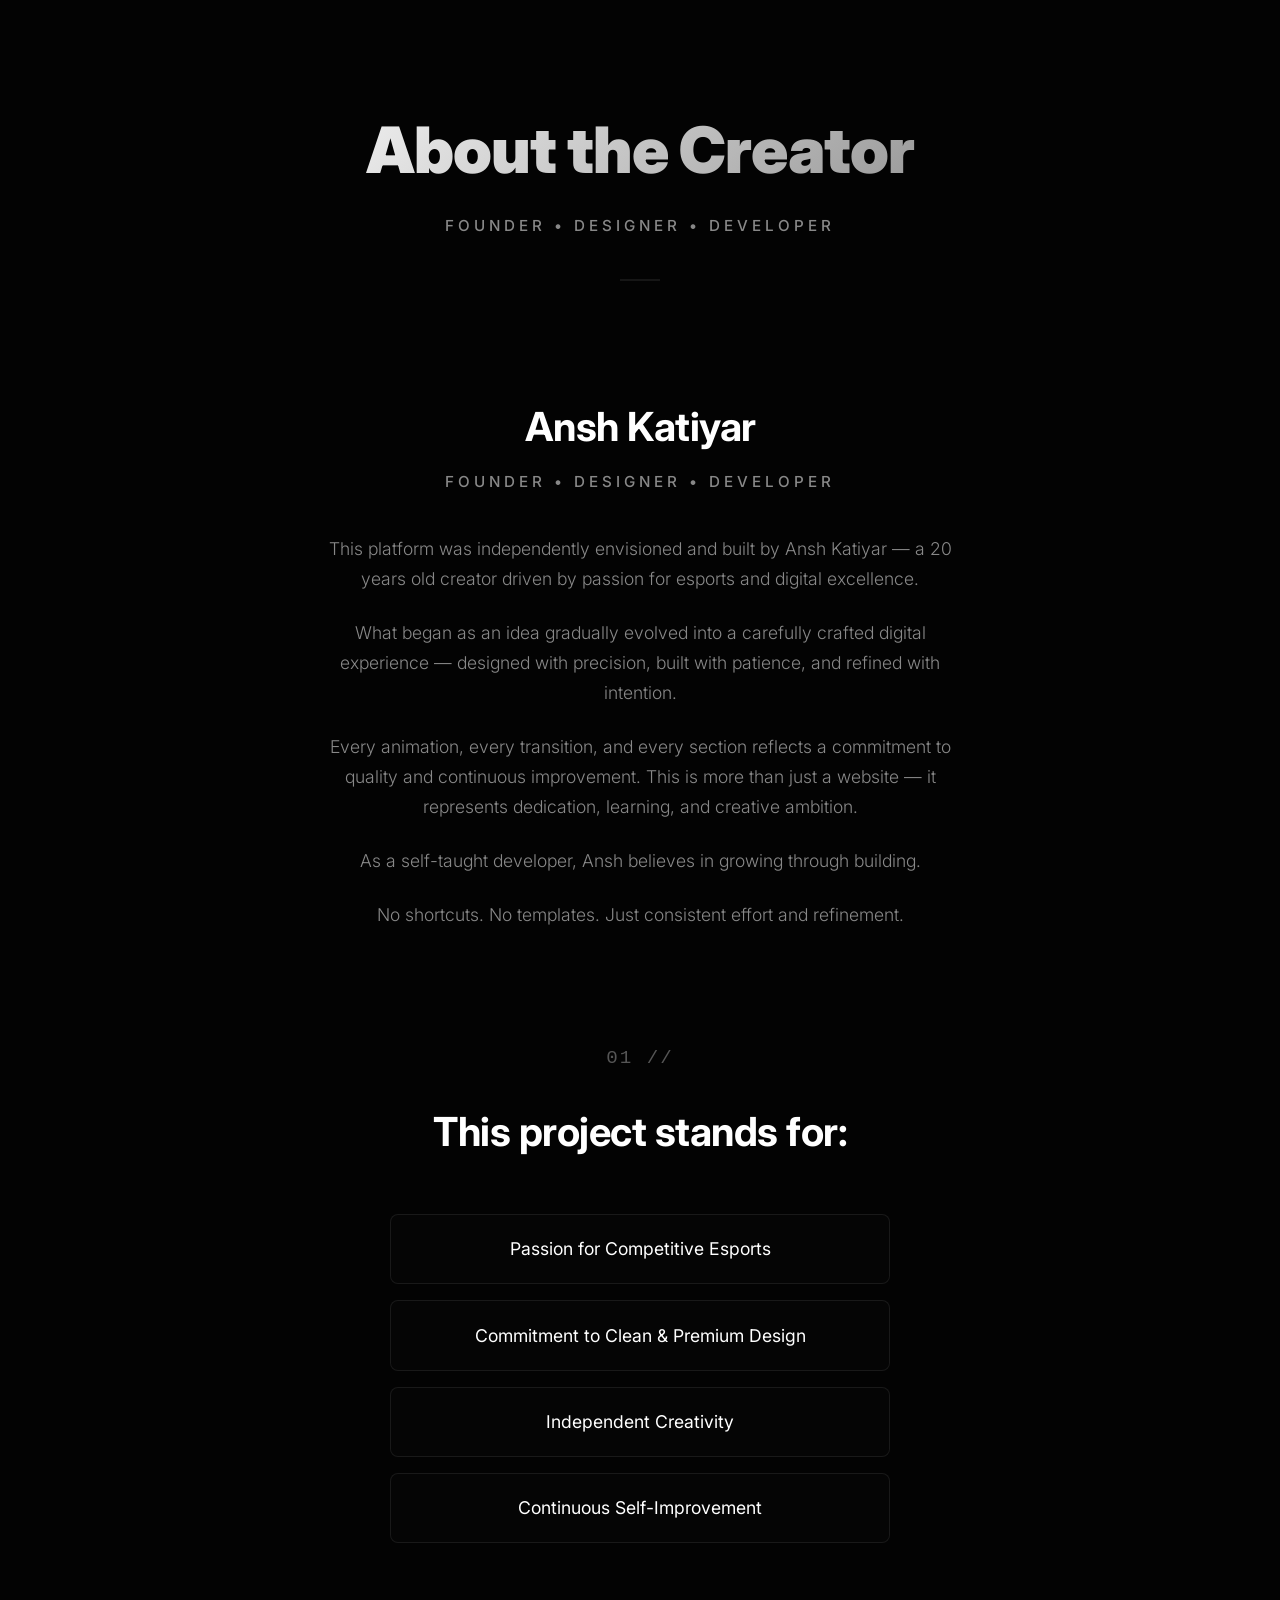
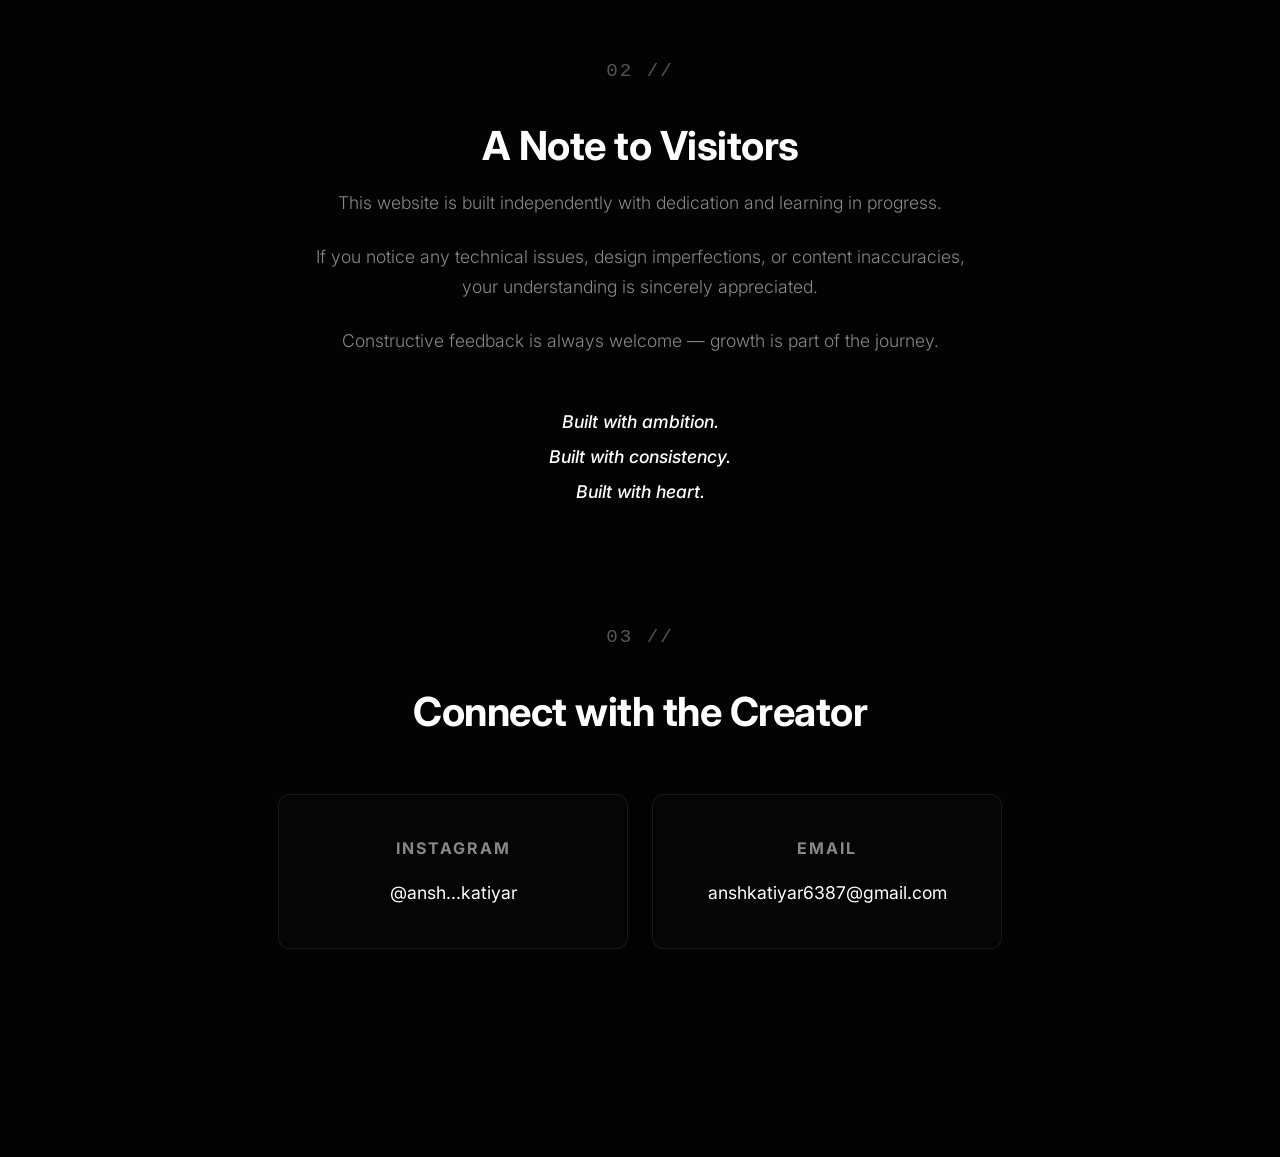
<file: aboutthecreator.html>
<!DOCTYPE html>
<html lang="en">
<head>
  <meta charset="UTF-8">
  <meta name="viewport" content="width=device-width, initial-scale=1.0">
  <title>About the Creator — MadKings Esports</title>
  
  <link rel="preconnect" href="https://fonts.googleapis.com">
  <link rel="preconnect" href="https://fonts.gstatic.com" crossorigin>
  <link href="https://fonts.googleapis.com/css2?family=Inter:wght@300;400;500;700;900&display=swap" rel="stylesheet">

  <style>
    /* ==========================================
       PREMIUM MINIMALIST DESIGN SYSTEM
       ========================================== */
    :root {
      --bg-color: #030303;
      --text-main: #ffffff;
      --text-muted: #888888;
      --text-subtle: #555555;
      --border: rgba(255, 255, 255, 0.08);
      --accent-gradient: linear-gradient(135deg, #ffffff 0%, #888888 100%);
    }

    body {
      font-family: 'Inter', -apple-system, BlinkMacSystemFont, "Segoe UI", Roboto, Helvetica, Arial, sans-serif;
      background-color: var(--bg-color);
      color: var(--text-main);
      margin: 0;
      padding: 0;
      line-height: 1.7;
      -webkit-font-smoothing: antialiased;
      -moz-osx-font-smoothing: grayscale;
    }

    /* Layout & Spacing */
    .container {
      max-width: 800px;
      margin: 0 auto;
      padding: 6rem 2rem;
      text-align: center;
    }

    section {
      margin-bottom: 7rem;
      opacity: 0;
      transform: translateY(20px);
      animation: fadeUp 1s cubic-bezier(0.2, 1, 0.3, 1) forwards;
    }

    /* Staggered Animation Delays */
    .sec-1 { animation-delay: 0.1s; }
    .sec-2 { animation-delay: 0.3s; }
    .sec-3 { animation-delay: 0.5s; }
    .sec-4 { animation-delay: 0.7s; }
    .sec-5 { animation-delay: 0.9s; }

    @keyframes fadeUp {
      to {
        opacity: 1;
        transform: translateY(0);
      }
    }

    /* Typography */
    h1 {
      font-size: clamp(2.5rem, 6vw, 4rem);
      font-weight: 900;
      letter-spacing: -1px;
      margin: 0 0 0.5rem 0;
      background: var(--accent-gradient);
      -webkit-background-clip: text;
      -webkit-text-fill-color: transparent;
    }

    h2 {
      font-size: clamp(1.8rem, 4vw, 2.5rem);
      font-weight: 700;
      letter-spacing: -0.5px;
      margin: 0 0 0.5rem 0;
    }

    .subtitle {
      font-size: 0.95rem;
      font-weight: 500;
      text-transform: uppercase;
      letter-spacing: 4px;
      color: var(--text-muted);
      margin-bottom: 2.5rem;
    }

    p {
      font-size: 1.1rem;
      font-weight: 300;
      color: var(--text-muted);
      margin: 0 auto 1.5rem auto;
      max-width: 650px;
    }

    /* Markers (01 //, 02 //, etc.) */
    .section-marker {
      font-family: monospace;
      font-size: 1.2rem;
      color: var(--text-subtle);
      letter-spacing: 2px;
      margin-bottom: 1.5rem;
      font-weight: 500;
    }

    /* Project Philosophy List */
    .philosophy-list {
      list-style: none;
      padding: 0;
      margin: 3rem auto 0 auto;
      max-width: 500px;
    }

    .philosophy-list li {
      font-size: 1.1rem;
      font-weight: 400;
      color: var(--text-main);
      padding: 1.2rem;
      margin-bottom: 1rem;
      border: 1px solid var(--border);
      border-radius: 8px;
      background: rgba(255, 255, 255, 0.01);
      backdrop-filter: blur(10px);
      transition: all 0.3s ease;
    }

    .philosophy-list li:hover {
      border-color: rgba(255, 255, 255, 0.2);
      transform: translateY(-2px);
      background: rgba(255, 255, 255, 0.03);
    }

    /* Emphasis Block */
    .emphasis-block {
      margin-top: 3rem;
      font-size: 1.1rem;
      font-weight: 500;
      font-style: italic;
      color: var(--text-main);
      line-height: 2;
    }

    /* Contact Grid */
    .contact-grid {
      display: flex;
      flex-wrap: wrap;
      justify-content: center;
      gap: 1.5rem;
      margin-top: 3rem;
    }

    .contact-card {
      flex: 1 1 250px;
      max-width: 300px;
      padding: 2.5rem 1.5rem;
      border: 1px solid var(--border);
      border-radius: 12px;
      background: rgba(255, 255, 255, 0.01);
      transition: all 0.4s ease;
      text-decoration: none;
      display: block;
    }

    .contact-card:hover {
      border-color: rgba(255, 255, 255, 0.3);
      background: rgba(255, 255, 255, 0.04);
      transform: translateY(-5px);
    }

    .contact-card h3 {
      font-size: 1rem;
      font-weight: 700;
      text-transform: uppercase;
      letter-spacing: 2px;
      color: var(--text-muted);
      margin: 0 0 1rem 0;
    }

    .contact-card span {
      font-size: 1.1rem;
      font-weight: 400;
      color: var(--text-main);
      transition: color 0.3s ease;
    }

    /* Divider */
    .divider {
      width: 40px;
      height: 2px;
      background: var(--border);
      margin: 0 auto 3rem auto;
    }

    /* Responsive Adjustments */
    @media (max-width: 768px) {
      .container {
        padding: 4rem 1.5rem;
      }
      section {
        margin-bottom: 5rem;
      }
    }
  </style>
</head>
<body>

  <div class="container">

    <section class="sec-1">
      <h1>About the Creator</h1>
      <div class="subtitle">Founder • Designer • Developer</div>
      <div class="divider"></div>
    </section>

    <section class="sec-2">
      <h2>Ansh Katiyar</h2>
      <div class="subtitle">Founder • Designer • Developer</div>
      
      <p>This platform was independently envisioned and built by Ansh Katiyar — a 20 years old creator driven by passion for esports and digital excellence.</p>
      
      <p>What began as an idea gradually evolved into a carefully crafted digital experience — designed with precision, built with patience, and refined with intention.</p>
      
      <p>Every animation, every transition, and every section reflects a commitment to quality and continuous improvement. This is more than just a website — it represents dedication, learning, and creative ambition.</p>
      
      <p>As a self-taught developer, Ansh believes in growing through building.</p>
      
      <p>No shortcuts. No templates. Just consistent effort and refinement.</p>
    </section>

    <section class="sec-3">
      <div class="section-marker">01 //</div>
      <h2>This project stands for:</h2>
      
      <ul class="philosophy-list">
        <li>Passion for Competitive Esports</li>
        <li>Commitment to Clean & Premium Design</li>
        <li>Independent Creativity</li>
        <li>Continuous Self-Improvement</li>
      </ul>
    </section>

    <section class="sec-4">
      <div class="section-marker">02 //</div>
      <h2>A Note to Visitors</h2>
      
      <p>This website is built independently with dedication and learning in progress.</p>
      
      <p>If you notice any technical issues, design imperfections, or content inaccuracies, your understanding is sincerely appreciated.</p>
      
      <p>Constructive feedback is always welcome — growth is part of the journey.</p>
      
      <div class="emphasis-block">
        Built with ambition.<br>
        Built with consistency.<br>
        Built with heart.
      </div>
    </section>

    <section class="sec-5">
      <div class="section-marker">03 //</div>
      <h2>Connect with the Creator</h2>
      
      <div class="contact-grid">
        <a href="https://www.instagram.com/ansh.webdev/?utm_source=ig_web_button_share_sheet" target="_blank" rel="noopener noreferrer" class="contact-card">
          <h3>Instagram</h3>
          <span>@ansh...katiyar</span>
        </a>
        
        <a href="mailto:anshkatiyar6387@gmail.com" class="contact-card">
          <h3>Email</h3>
          <span>anshkatiyar6387@gmail.com</span>
        </a>
      </div>
    </section>

  </div>

</body>
</html>
</file>
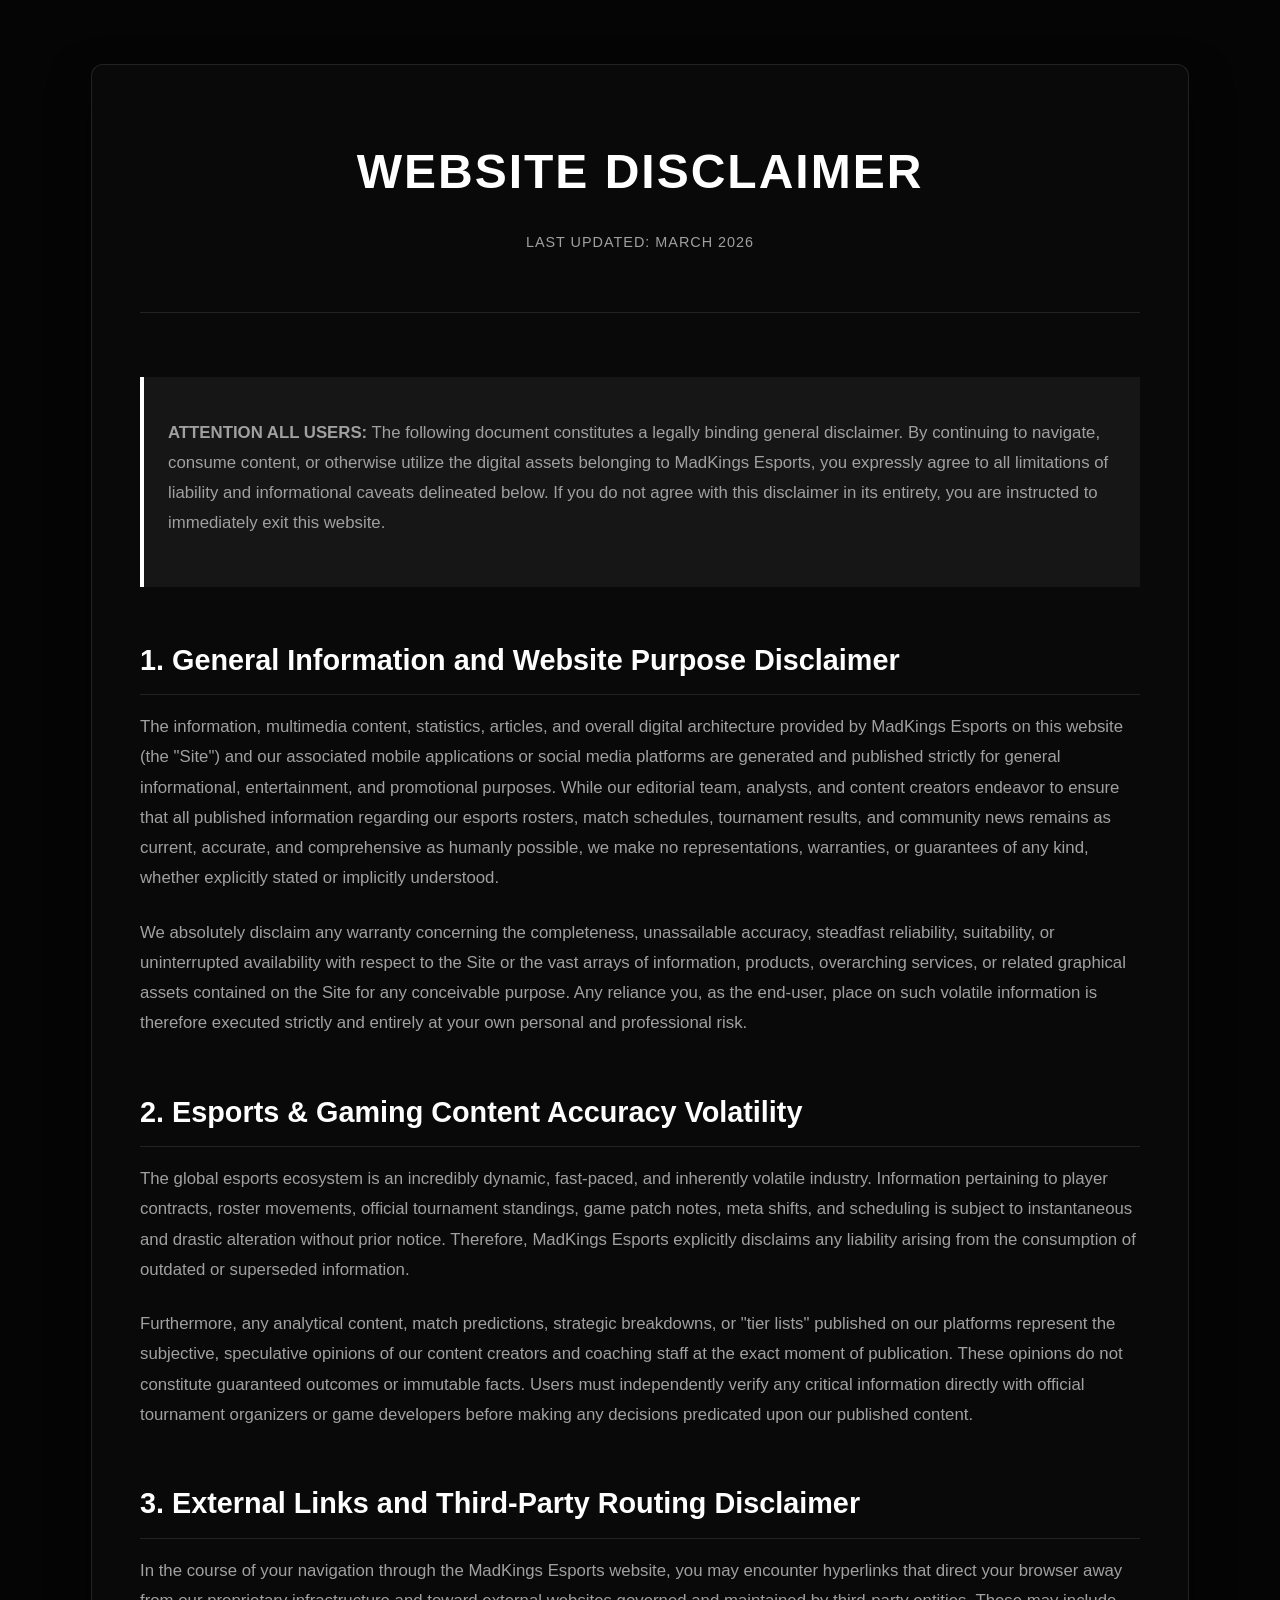
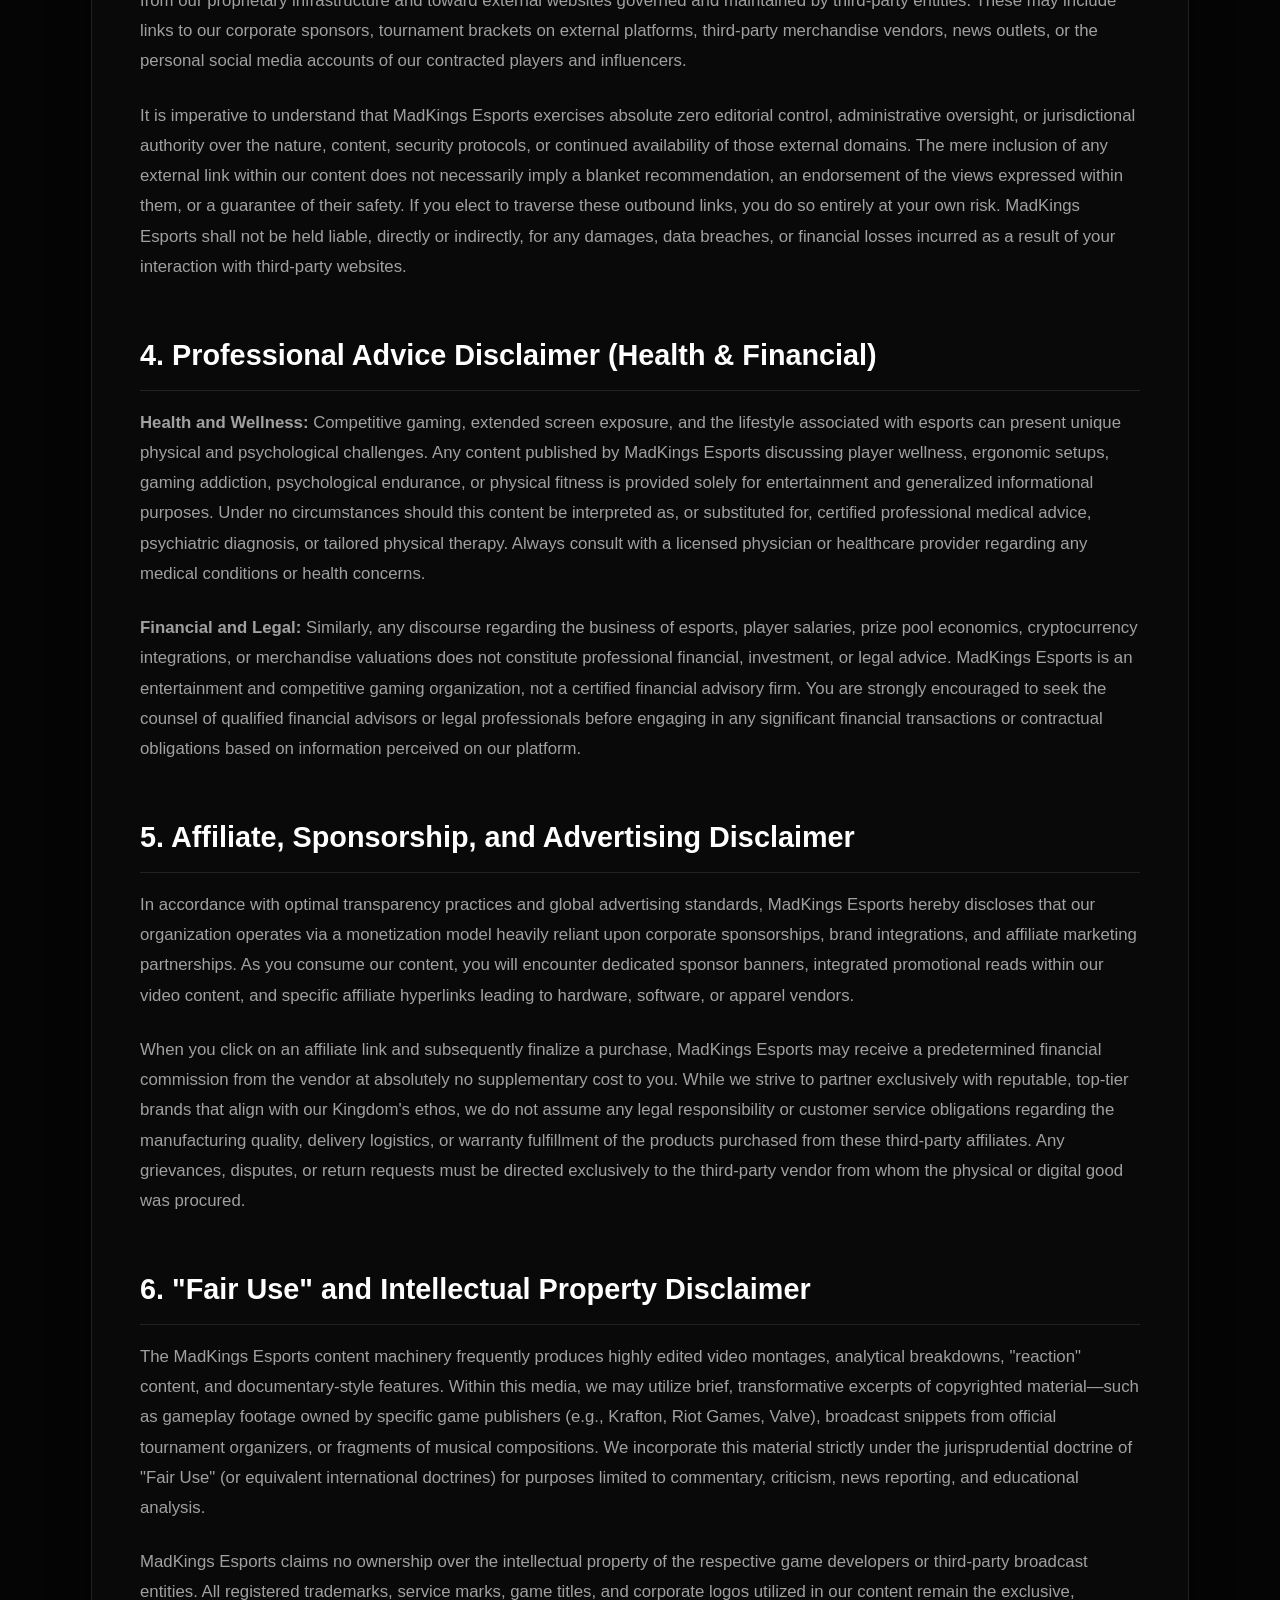
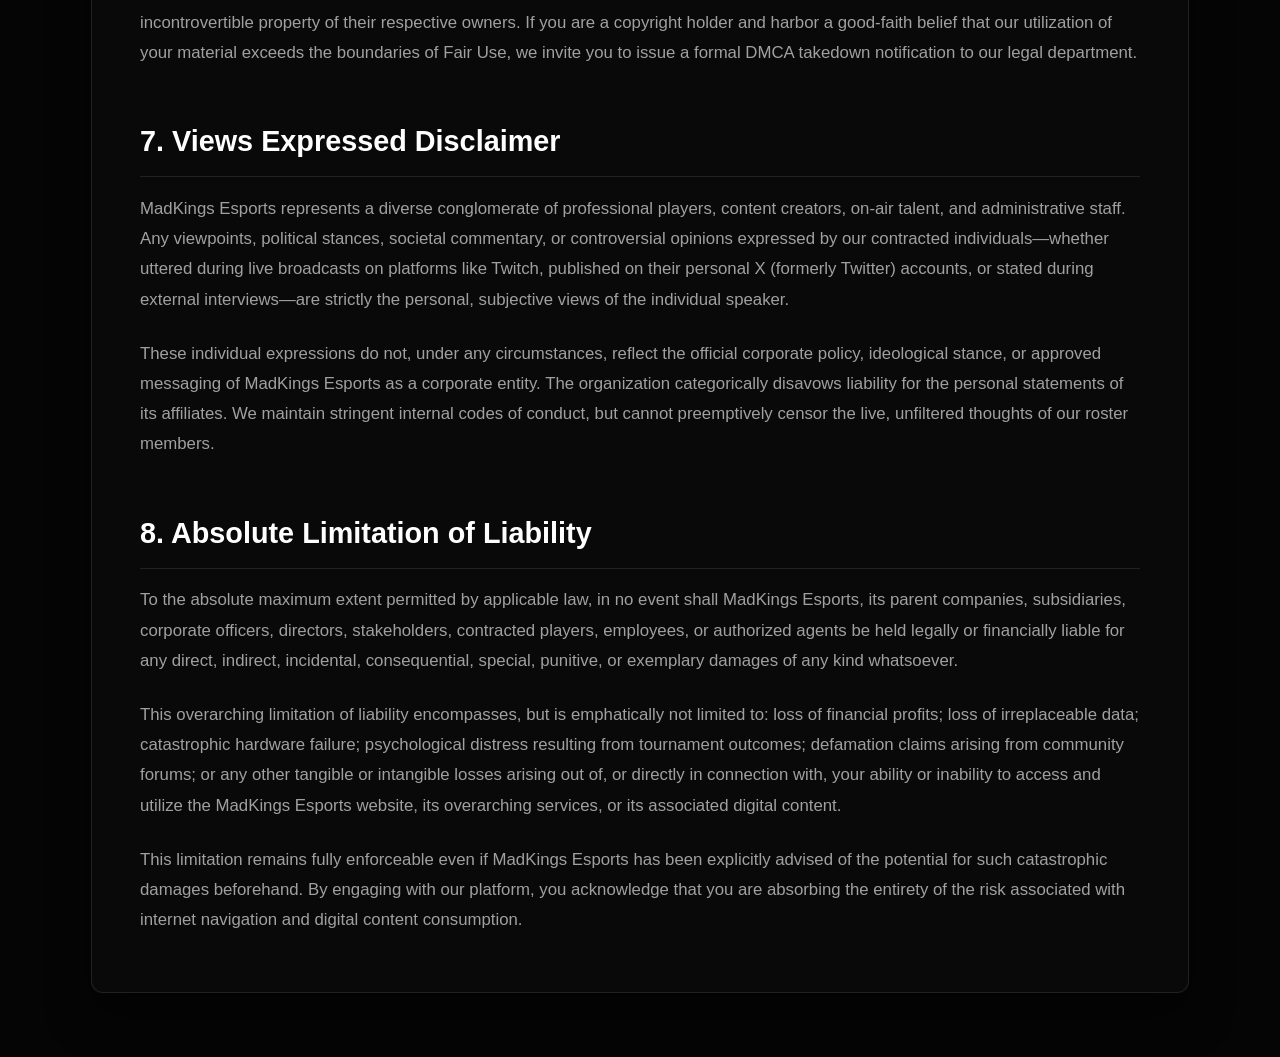
<file: disclaimer.html>
<!DOCTYPE html>
<html lang="en">
<head>
  <meta charset="UTF-8">
  <meta name="viewport" content="width=device-width, initial-scale=1.0">
  <title>Disclaimer - MadKings Esports</title>
  <meta name="description" content="Legal Disclaimer for MadKings Esports. Please read carefully to understand the limitations of liability regarding the content, links, and advice provided on this website.">
  <style>
    :root {
      --bg-color: #050505;
      --text-main: #e0e0e0;
      --text-muted: #a0a0a0;
      --accent: #ffffff;
      --border: rgba(255, 255, 255, 0.1);
    }
    body {
      font-family: 'Inter', -apple-system, BlinkMacSystemFont, "Segoe UI", Roboto, Helvetica, Arial, sans-serif;
      background-color: var(--bg-color);
      color: var(--text-main);
      line-height: 1.8;
      margin: 0;
      padding: 0;
    }
    .legal-container {
      max-width: 1000px;
      margin: 4rem auto;
      padding: 2rem 3rem;
      background: rgba(255, 255, 255, 0.02);
      border: 1px solid var(--border);
      border-radius: 12px;
      box-shadow: 0 20px 40px rgba(0,0,0,0.5);
    }
    .legal-header {
      text-align: center;
      margin-bottom: 4rem;
      border-bottom: 1px solid var(--border);
      padding-bottom: 2rem;
    }
    h1 {
      font-size: 3rem;
      text-transform: uppercase;
      letter-spacing: 2px;
      color: var(--accent);
      margin-bottom: 0.5rem;
    }
    h2 {
      font-size: 1.8rem;
      margin-top: 3rem;
      margin-bottom: 1rem;
      color: var(--accent);
      border-bottom: 1px solid var(--border);
      padding-bottom: 0.5rem;
    }
    p, li {
      font-size: 1.05rem;
      color: var(--text-muted);
      margin-bottom: 1.5rem;
    }
    ul {
      margin-bottom: 2rem;
      padding-left: 1.5rem;
    }
    li {
      margin-bottom: 0.5rem;
    }
    .last-updated {
      font-size: 0.9rem;
      color: var(--text-muted);
      text-transform: uppercase;
      letter-spacing: 1px;
    }
    .highlight-box {
      background: rgba(255, 255, 255, 0.05);
      border-left: 4px solid var(--accent);
      padding: 1.5rem;
      margin-top: 2rem;
      margin-bottom: 2rem;
    }
  </style>
</head>
<body>

  <div class="legal-container">
    <header class="legal-header">
      <h1>Website Disclaimer</h1>
      <p class="last-updated">Last Updated: March 2026</p>
    </header>

    <div class="highlight-box">
      <p><strong>ATTENTION ALL USERS:</strong> The following document constitutes a legally binding general disclaimer. By continuing to navigate, consume content, or otherwise utilize the digital assets belonging to MadKings Esports, you expressly agree to all limitations of liability and informational caveats delineated below. If you do not agree with this disclaimer in its entirety, you are instructed to immediately exit this website.</p>
    </div>

    <section>
      <h2>1. General Information and Website Purpose Disclaimer</h2>
      <p>The information, multimedia content, statistics, articles, and overall digital architecture provided by MadKings Esports on this website (the "Site") and our associated mobile applications or social media platforms are generated and published strictly for general informational, entertainment, and promotional purposes. While our editorial team, analysts, and content creators endeavor to ensure that all published information regarding our esports rosters, match schedules, tournament results, and community news remains as current, accurate, and comprehensive as humanly possible, we make no representations, warranties, or guarantees of any kind, whether explicitly stated or implicitly understood.</p>
      <p>We absolutely disclaim any warranty concerning the completeness, unassailable accuracy, steadfast reliability, suitability, or uninterrupted availability with respect to the Site or the vast arrays of information, products, overarching services, or related graphical assets contained on the Site for any conceivable purpose. Any reliance you, as the end-user, place on such volatile information is therefore executed strictly and entirely at your own personal and professional risk.</p>
    </section>

    <section>
      <h2>2. Esports & Gaming Content Accuracy Volatility</h2>
      <p>The global esports ecosystem is an incredibly dynamic, fast-paced, and inherently volatile industry. Information pertaining to player contracts, roster movements, official tournament standings, game patch notes, meta shifts, and scheduling is subject to instantaneous and drastic alteration without prior notice. Therefore, MadKings Esports explicitly disclaims any liability arising from the consumption of outdated or superseded information.</p>
      <p>Furthermore, any analytical content, match predictions, strategic breakdowns, or "tier lists" published on our platforms represent the subjective, speculative opinions of our content creators and coaching staff at the exact moment of publication. These opinions do not constitute guaranteed outcomes or immutable facts. Users must independently verify any critical information directly with official tournament organizers or game developers before making any decisions predicated upon our published content.</p>
    </section>

    <section>
      <h2>3. External Links and Third-Party Routing Disclaimer</h2>
      <p>In the course of your navigation through the MadKings Esports website, you may encounter hyperlinks that direct your browser away from our proprietary infrastructure and toward external websites governed and maintained by third-party entities. These may include links to our corporate sponsors, tournament brackets on external platforms, third-party merchandise vendors, news outlets, or the personal social media accounts of our contracted players and influencers.</p>
      <p>It is imperative to understand that MadKings Esports exercises absolute zero editorial control, administrative oversight, or jurisdictional authority over the nature, content, security protocols, or continued availability of those external domains. The mere inclusion of any external link within our content does not necessarily imply a blanket recommendation, an endorsement of the views expressed within them, or a guarantee of their safety. If you elect to traverse these outbound links, you do so entirely at your own risk. MadKings Esports shall not be held liable, directly or indirectly, for any damages, data breaches, or financial losses incurred as a result of your interaction with third-party websites.</p>
    </section>

    <section>
      <h2>4. Professional Advice Disclaimer (Health & Financial)</h2>
      <p><strong>Health and Wellness:</strong> Competitive gaming, extended screen exposure, and the lifestyle associated with esports can present unique physical and psychological challenges. Any content published by MadKings Esports discussing player wellness, ergonomic setups, gaming addiction, psychological endurance, or physical fitness is provided solely for entertainment and generalized informational purposes. Under no circumstances should this content be interpreted as, or substituted for, certified professional medical advice, psychiatric diagnosis, or tailored physical therapy. Always consult with a licensed physician or healthcare provider regarding any medical conditions or health concerns.</p>
      <p><strong>Financial and Legal:</strong> Similarly, any discourse regarding the business of esports, player salaries, prize pool economics, cryptocurrency integrations, or merchandise valuations does not constitute professional financial, investment, or legal advice. MadKings Esports is an entertainment and competitive gaming organization, not a certified financial advisory firm. You are strongly encouraged to seek the counsel of qualified financial advisors or legal professionals before engaging in any significant financial transactions or contractual obligations based on information perceived on our platform.</p>
    </section>

    <section>
      <h2>5. Affiliate, Sponsorship, and Advertising Disclaimer</h2>
      <p>In accordance with optimal transparency practices and global advertising standards, MadKings Esports hereby discloses that our organization operates via a monetization model heavily reliant upon corporate sponsorships, brand integrations, and affiliate marketing partnerships. As you consume our content, you will encounter dedicated sponsor banners, integrated promotional reads within our video content, and specific affiliate hyperlinks leading to hardware, software, or apparel vendors.</p>
      <p>When you click on an affiliate link and subsequently finalize a purchase, MadKings Esports may receive a predetermined financial commission from the vendor at absolutely no supplementary cost to you. While we strive to partner exclusively with reputable, top-tier brands that align with our Kingdom's ethos, we do not assume any legal responsibility or customer service obligations regarding the manufacturing quality, delivery logistics, or warranty fulfillment of the products purchased from these third-party affiliates. Any grievances, disputes, or return requests must be directed exclusively to the third-party vendor from whom the physical or digital good was procured.</p>
    </section>

    <section>
      <h2>6. "Fair Use" and Intellectual Property Disclaimer</h2>
      <p>The MadKings Esports content machinery frequently produces highly edited video montages, analytical breakdowns, "reaction" content, and documentary-style features. Within this media, we may utilize brief, transformative excerpts of copyrighted material—such as gameplay footage owned by specific game publishers (e.g., Krafton, Riot Games, Valve), broadcast snippets from official tournament organizers, or fragments of musical compositions. We incorporate this material strictly under the jurisprudential doctrine of "Fair Use" (or equivalent international doctrines) for purposes limited to commentary, criticism, news reporting, and educational analysis.</p>
      <p>MadKings Esports claims no ownership over the intellectual property of the respective game developers or third-party broadcast entities. All registered trademarks, service marks, game titles, and corporate logos utilized in our content remain the exclusive, incontrovertible property of their respective owners. If you are a copyright holder and harbor a good-faith belief that our utilization of your material exceeds the boundaries of Fair Use, we invite you to issue a formal DMCA takedown notification to our legal department.</p>
    </section>

    <section>
      <h2>7. Views Expressed Disclaimer</h2>
      <p>MadKings Esports represents a diverse conglomerate of professional players, content creators, on-air talent, and administrative staff. Any viewpoints, political stances, societal commentary, or controversial opinions expressed by our contracted individuals—whether uttered during live broadcasts on platforms like Twitch, published on their personal X (formerly Twitter) accounts, or stated during external interviews—are strictly the personal, subjective views of the individual speaker.</p>
      <p>These individual expressions do not, under any circumstances, reflect the official corporate policy, ideological stance, or approved messaging of MadKings Esports as a corporate entity. The organization categorically disavows liability for the personal statements of its affiliates. We maintain stringent internal codes of conduct, but cannot preemptively censor the live, unfiltered thoughts of our roster members.</p>
    </section>

    <section>
      <h2>8. Absolute Limitation of Liability</h2>
      <p>To the absolute maximum extent permitted by applicable law, in no event shall MadKings Esports, its parent companies, subsidiaries, corporate officers, directors, stakeholders, contracted players, employees, or authorized agents be held legally or financially liable for any direct, indirect, incidental, consequential, special, punitive, or exemplary damages of any kind whatsoever.</p>
      <p>This overarching limitation of liability encompasses, but is emphatically not limited to: loss of financial profits; loss of irreplaceable data; catastrophic hardware failure; psychological distress resulting from tournament outcomes; defamation claims arising from community forums; or any other tangible or intangible losses arising out of, or directly in connection with, your ability or inability to access and utilize the MadKings Esports website, its overarching services, or its associated digital content.</p>
      <p>This limitation remains fully enforceable even if MadKings Esports has been explicitly advised of the potential for such catastrophic damages beforehand. By engaging with our platform, you acknowledge that you are absorbing the entirety of the risk associated with internet navigation and digital content consumption.</p>
    </section>

  </div>

</body>
</html>
</file>
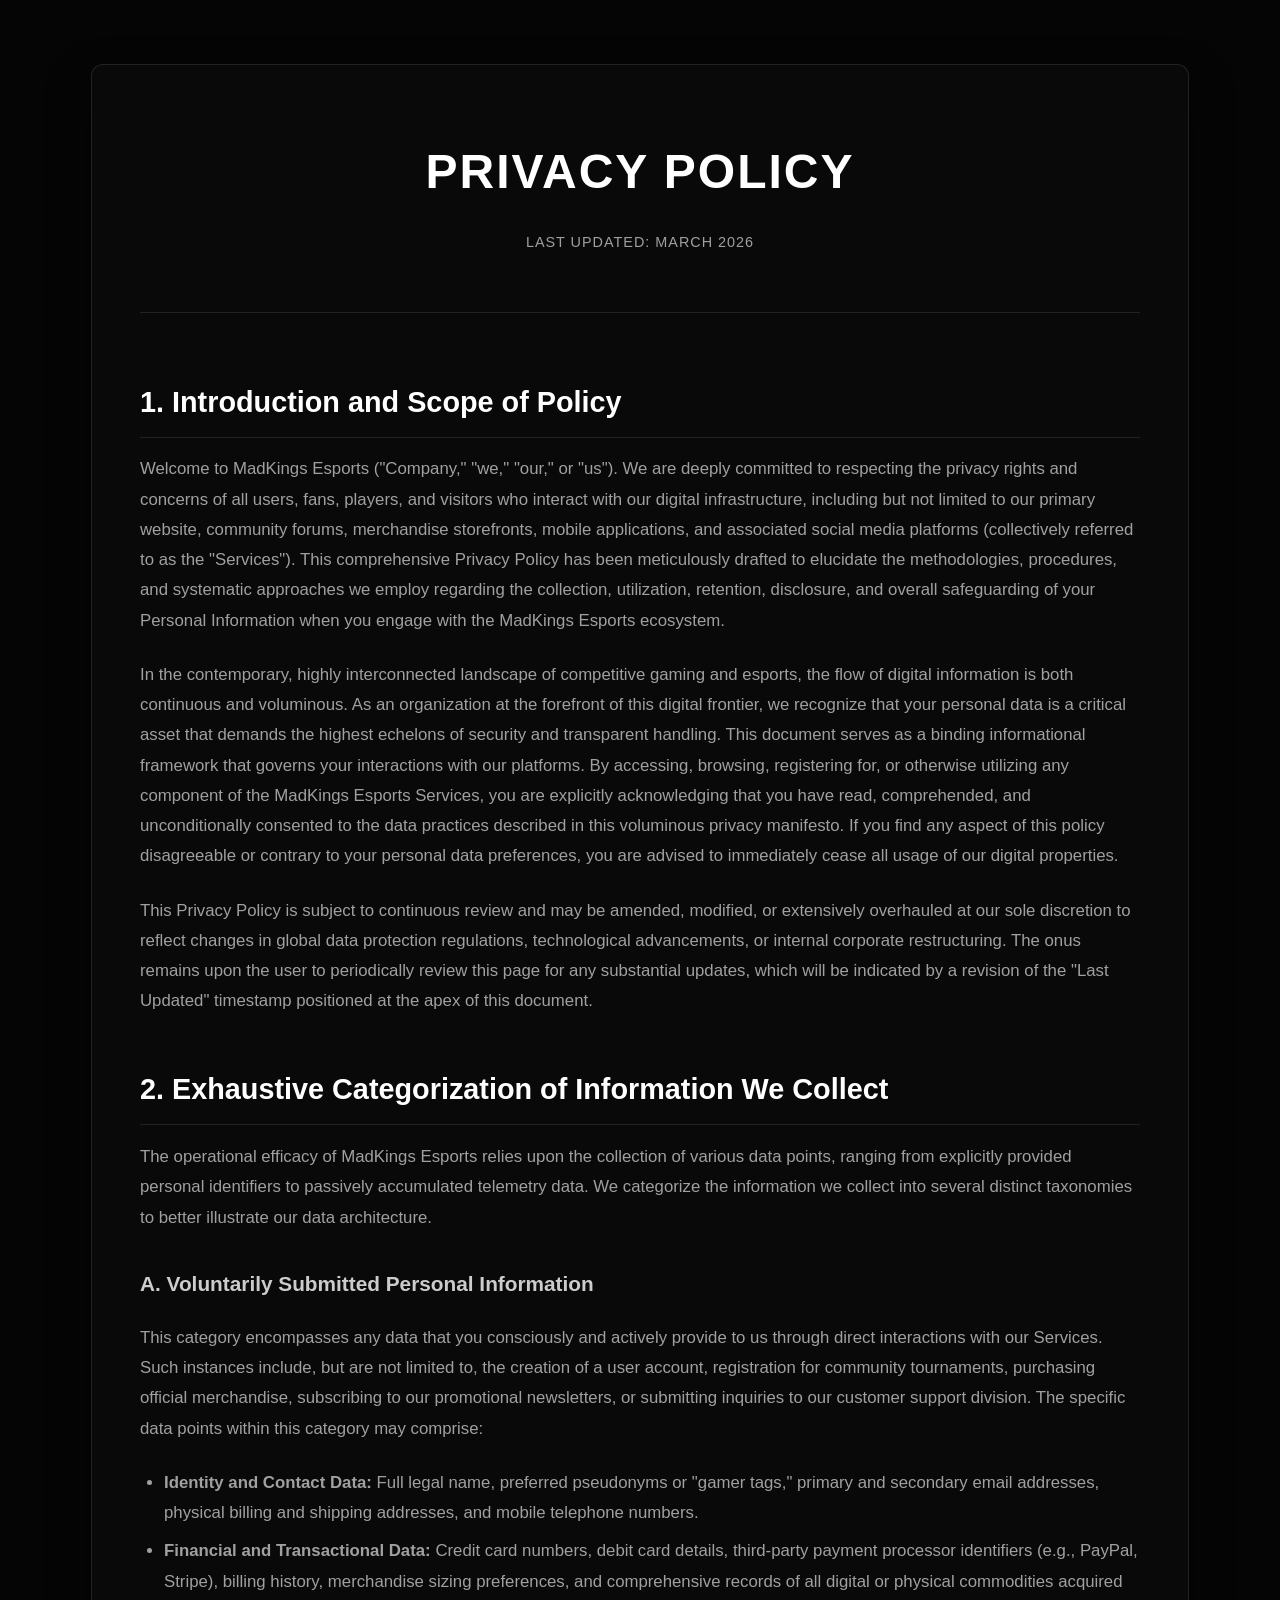
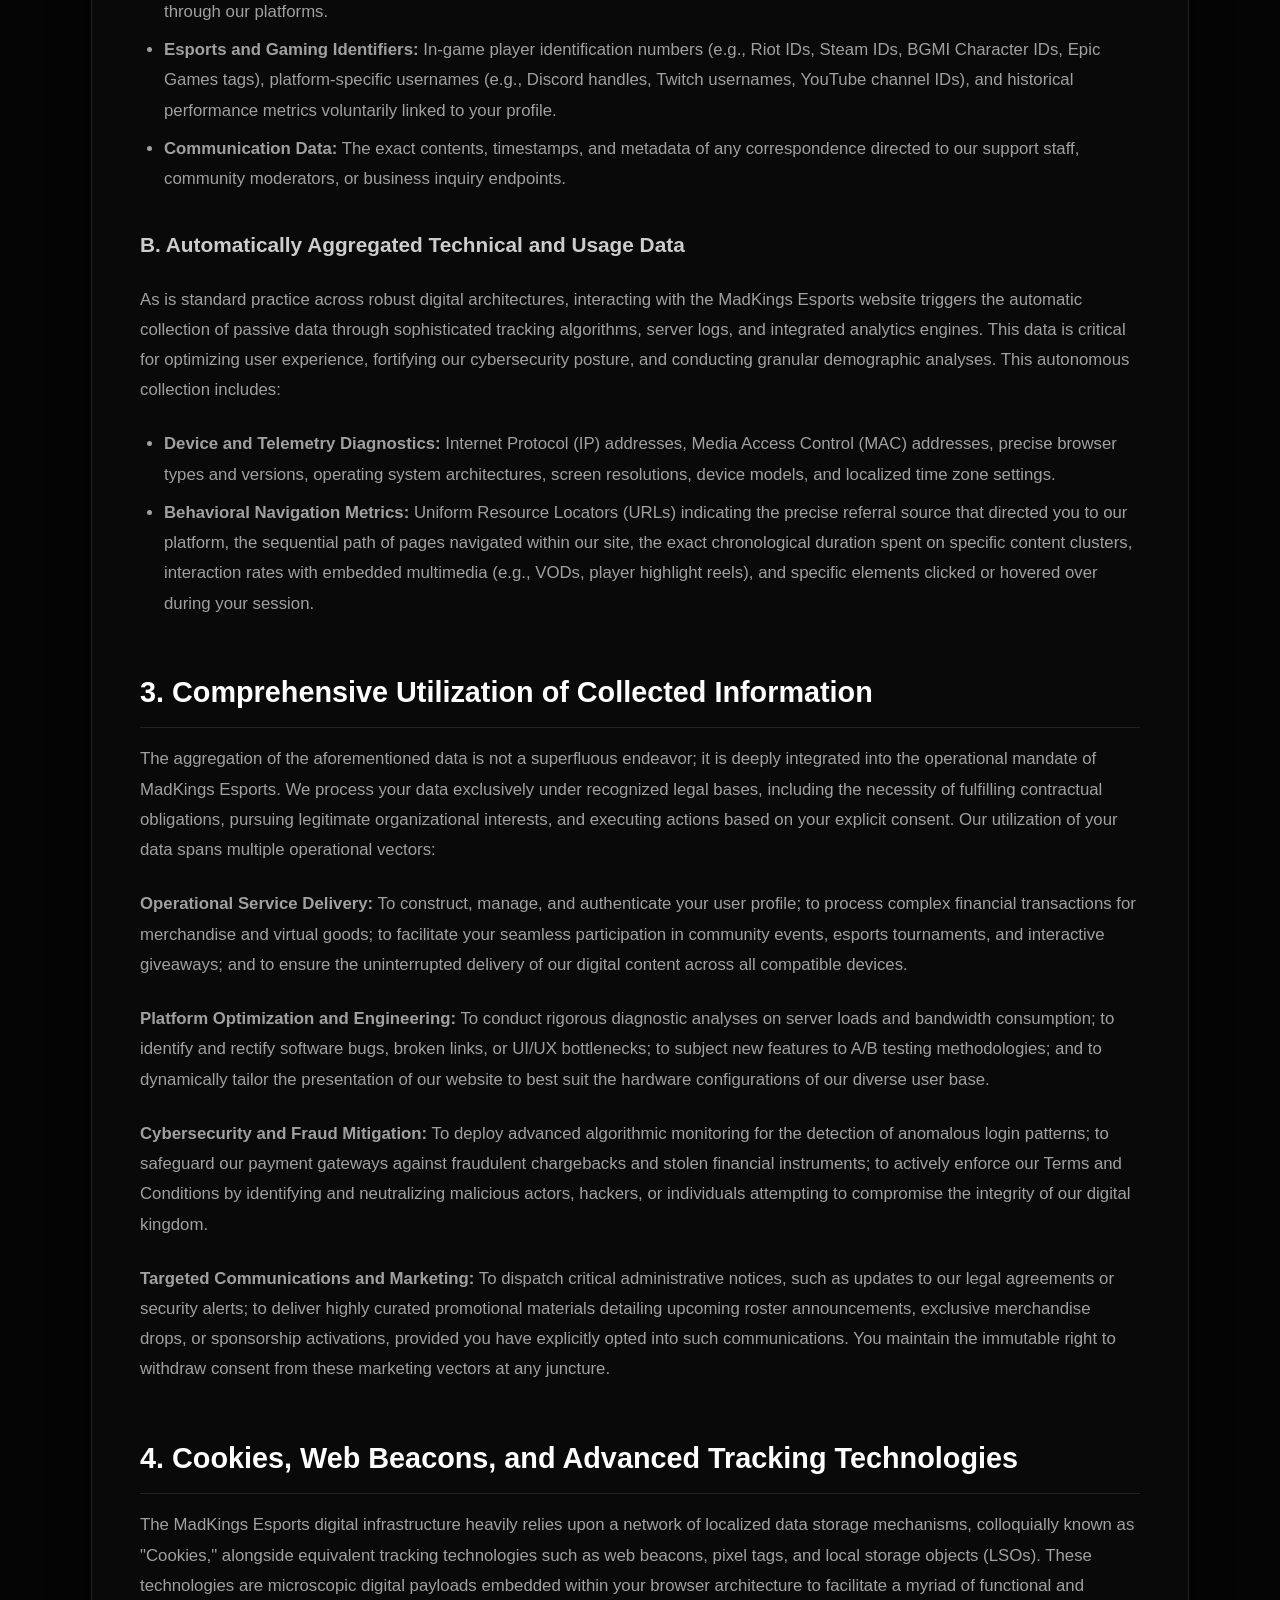
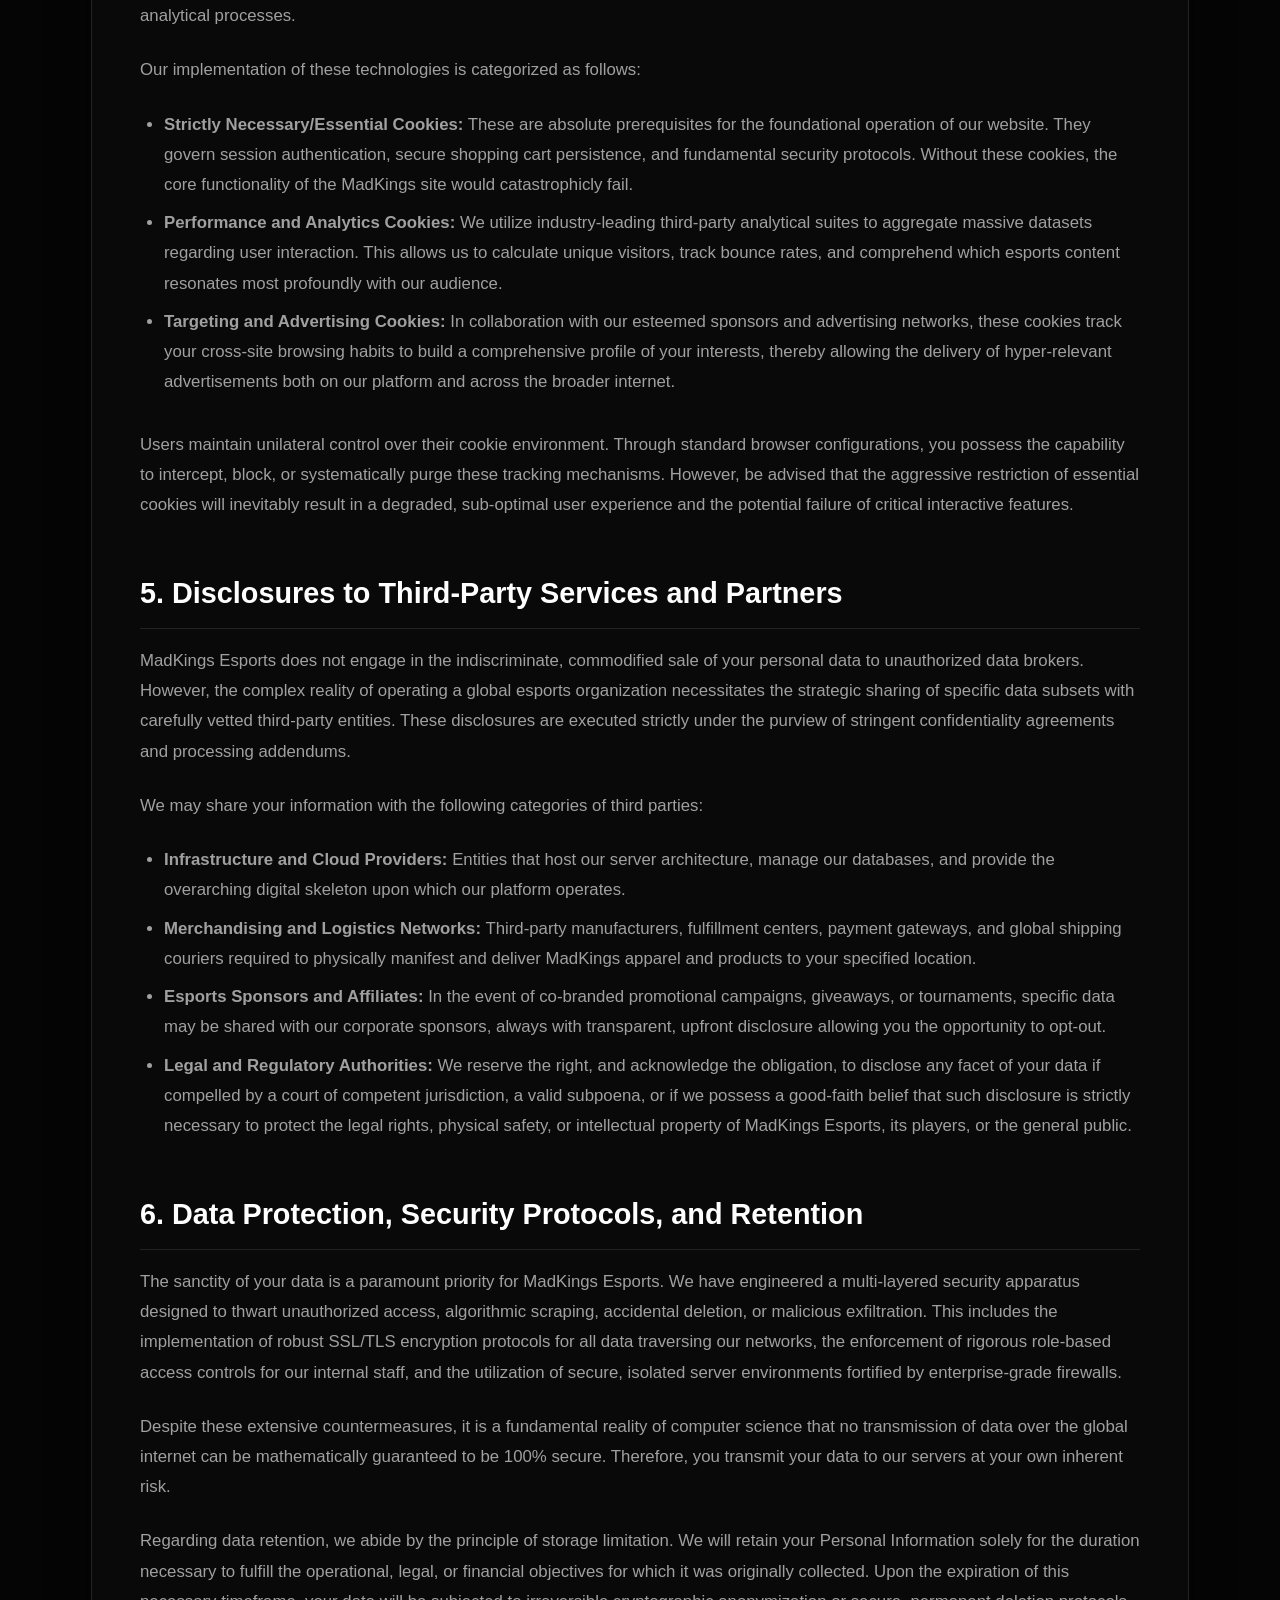
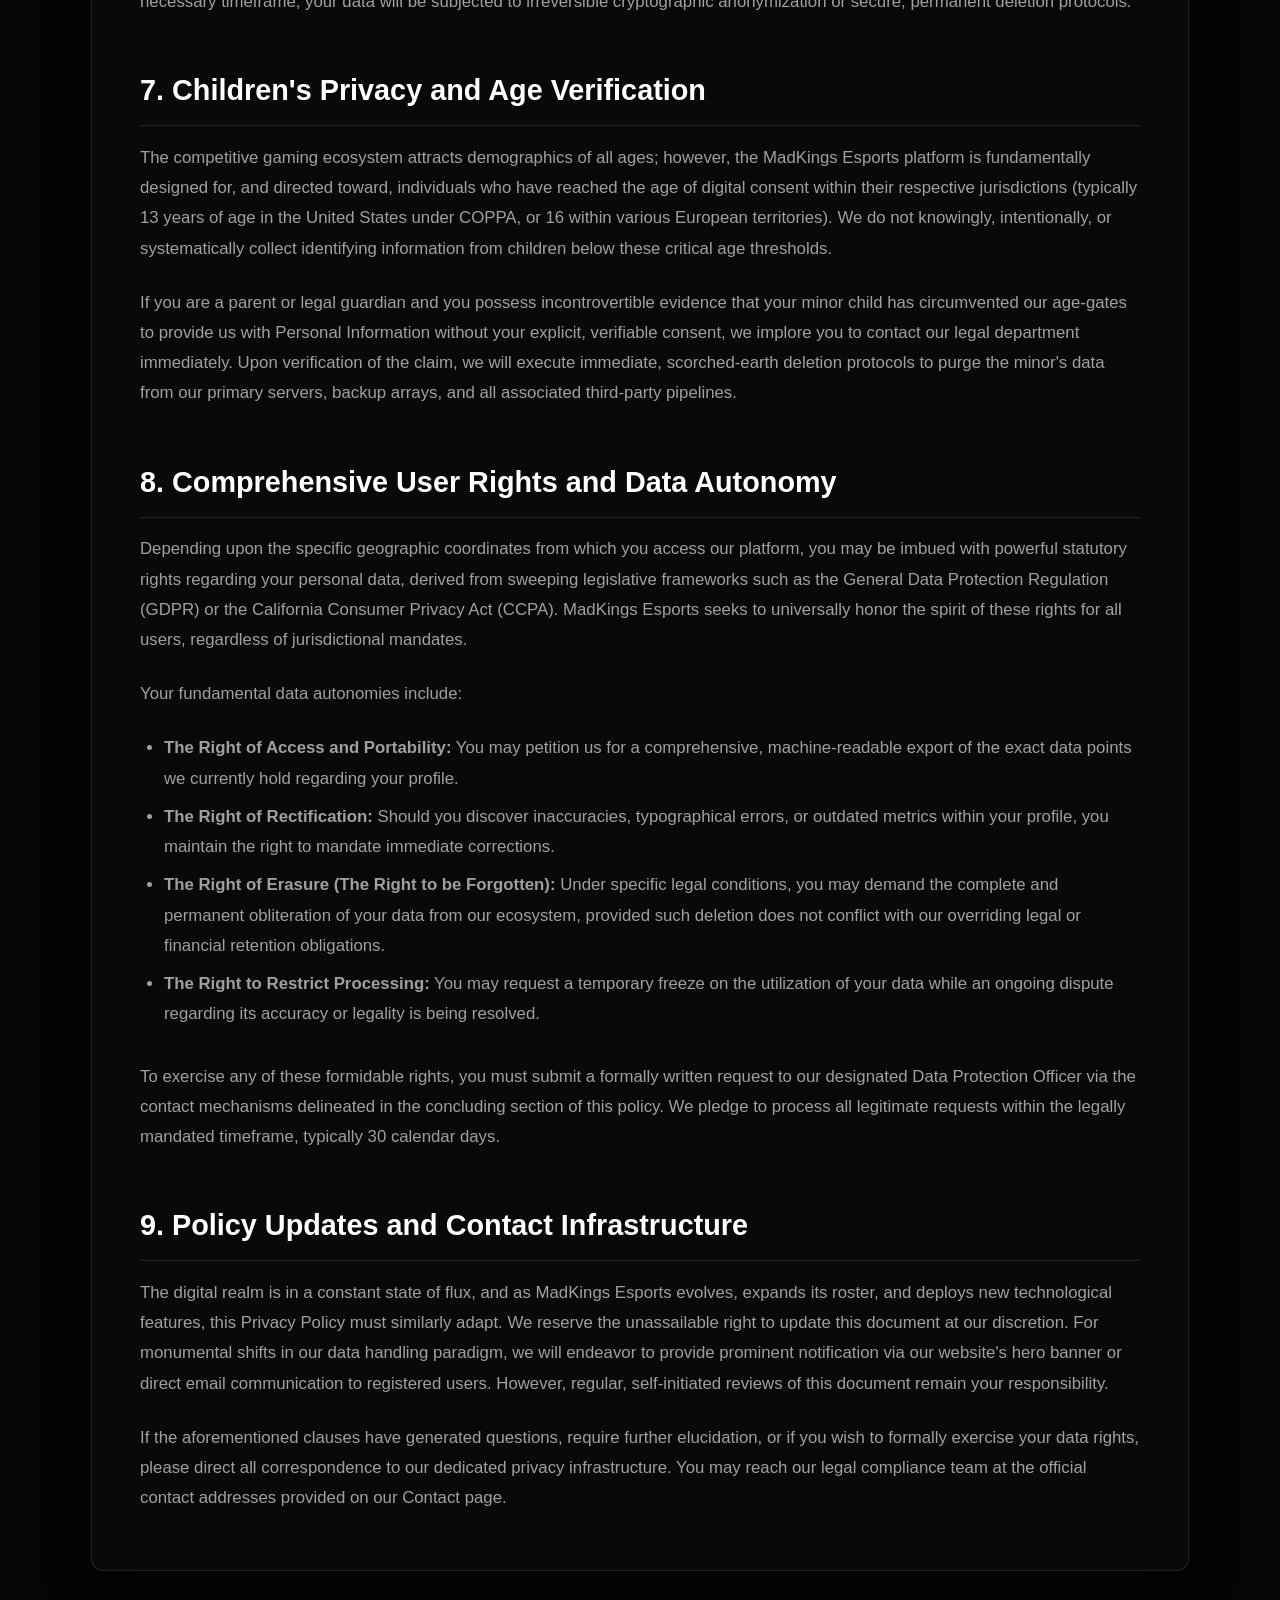
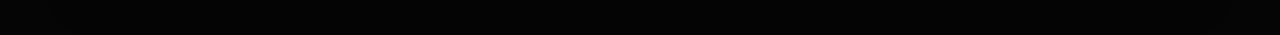
<file: privacypolicy.html>
<!DOCTYPE html>
<html lang="en">
<head>
  <meta charset="UTF-8">
  <meta name="viewport" content="width=device-width, initial-scale=1.0">
  <title>Privacy Policy - MadKings Esports</title>
  <meta name="description" content="Read the comprehensive Privacy Policy for MadKings Esports. Understand how we collect, use, and protect your personal data and digital information.">
  <style>
    :root {
      --bg-color: #050505;
      --text-main: #e0e0e0;
      --text-muted: #a0a0a0;
      --accent: #ffffff;
      --border: rgba(255, 255, 255, 0.1);
    }
    body {
      font-family: 'Inter', -apple-system, BlinkMacSystemFont, "Segoe UI", Roboto, Helvetica, Arial, sans-serif;
      background-color: var(--bg-color);
      color: var(--text-main);
      line-height: 1.8;
      margin: 0;
      padding: 0;
    }
    .legal-container {
      max-width: 1000px;
      margin: 4rem auto;
      padding: 2rem 3rem;
      background: rgba(255, 255, 255, 0.02);
      border: 1px solid var(--border);
      border-radius: 12px;
      box-shadow: 0 20px 40px rgba(0,0,0,0.5);
    }
    .legal-header {
      text-align: center;
      margin-bottom: 4rem;
      border-bottom: 1px solid var(--border);
      padding-bottom: 2rem;
    }
    h1 {
      font-size: 3rem;
      text-transform: uppercase;
      letter-spacing: 2px;
      color: var(--accent);
      margin-bottom: 0.5rem;
    }
    h2 {
      font-size: 1.8rem;
      margin-top: 3rem;
      margin-bottom: 1rem;
      color: var(--accent);
      border-bottom: 1px solid var(--border);
      padding-bottom: 0.5rem;
    }
    h3 {
      font-size: 1.3rem;
      margin-top: 2rem;
      color: #cccccc;
    }
    p, li {
      font-size: 1.05rem;
      color: var(--text-muted);
      margin-bottom: 1.5rem;
    }
    ul {
      margin-bottom: 2rem;
      padding-left: 1.5rem;
    }
    li {
      margin-bottom: 0.5rem;
    }
    .last-updated {
      font-size: 0.9rem;
      color: var(--text-muted);
      text-transform: uppercase;
      letter-spacing: 1px;
    }
  </style>
</head>
<body>

  <div class="legal-container">
    <header class="legal-header">
      <h1>Privacy Policy</h1>
      <p class="last-updated">Last Updated: March 2026</p>
    </header>

    <section>
      <h2>1. Introduction and Scope of Policy</h2>
      <p>Welcome to MadKings Esports ("Company," "we," "our," or "us"). We are deeply committed to respecting the privacy rights and concerns of all users, fans, players, and visitors who interact with our digital infrastructure, including but not limited to our primary website, community forums, merchandise storefronts, mobile applications, and associated social media platforms (collectively referred to as the "Services"). This comprehensive Privacy Policy has been meticulously drafted to elucidate the methodologies, procedures, and systematic approaches we employ regarding the collection, utilization, retention, disclosure, and overall safeguarding of your Personal Information when you engage with the MadKings Esports ecosystem.</p>
      <p>In the contemporary, highly interconnected landscape of competitive gaming and esports, the flow of digital information is both continuous and voluminous. As an organization at the forefront of this digital frontier, we recognize that your personal data is a critical asset that demands the highest echelons of security and transparent handling. This document serves as a binding informational framework that governs your interactions with our platforms. By accessing, browsing, registering for, or otherwise utilizing any component of the MadKings Esports Services, you are explicitly acknowledging that you have read, comprehended, and unconditionally consented to the data practices described in this voluminous privacy manifesto. If you find any aspect of this policy disagreeable or contrary to your personal data preferences, you are advised to immediately cease all usage of our digital properties.</p>
      <p>This Privacy Policy is subject to continuous review and may be amended, modified, or extensively overhauled at our sole discretion to reflect changes in global data protection regulations, technological advancements, or internal corporate restructuring. The onus remains upon the user to periodically review this page for any substantial updates, which will be indicated by a revision of the "Last Updated" timestamp positioned at the apex of this document.</p>
    </section>

    <section>
      <h2>2. Exhaustive Categorization of Information We Collect</h2>
      <p>The operational efficacy of MadKings Esports relies upon the collection of various data points, ranging from explicitly provided personal identifiers to passively accumulated telemetry data. We categorize the information we collect into several distinct taxonomies to better illustrate our data architecture.</p>
      
      <h3>A. Voluntarily Submitted Personal Information</h3>
      <p>This category encompasses any data that you consciously and actively provide to us through direct interactions with our Services. Such instances include, but are not limited to, the creation of a user account, registration for community tournaments, purchasing official merchandise, subscribing to our promotional newsletters, or submitting inquiries to our customer support division. The specific data points within this category may comprise:</p>
      <ul>
        <li><strong>Identity and Contact Data:</strong> Full legal name, preferred pseudonyms or "gamer tags," primary and secondary email addresses, physical billing and shipping addresses, and mobile telephone numbers.</li>
        <li><strong>Financial and Transactional Data:</strong> Credit card numbers, debit card details, third-party payment processor identifiers (e.g., PayPal, Stripe), billing history, merchandise sizing preferences, and comprehensive records of all digital or physical commodities acquired through our platforms.</li>
        <li><strong>Esports and Gaming Identifiers:</strong> In-game player identification numbers (e.g., Riot IDs, Steam IDs, BGMI Character IDs, Epic Games tags), platform-specific usernames (e.g., Discord handles, Twitch usernames, YouTube channel IDs), and historical performance metrics voluntarily linked to your profile.</li>
        <li><strong>Communication Data:</strong> The exact contents, timestamps, and metadata of any correspondence directed to our support staff, community moderators, or business inquiry endpoints.</li>
      </ul>

      <h3>B. Automatically Aggregated Technical and Usage Data</h3>
      <p>As is standard practice across robust digital architectures, interacting with the MadKings Esports website triggers the automatic collection of passive data through sophisticated tracking algorithms, server logs, and integrated analytics engines. This data is critical for optimizing user experience, fortifying our cybersecurity posture, and conducting granular demographic analyses. This autonomous collection includes:</p>
      <ul>
        <li><strong>Device and Telemetry Diagnostics:</strong> Internet Protocol (IP) addresses, Media Access Control (MAC) addresses, precise browser types and versions, operating system architectures, screen resolutions, device models, and localized time zone settings.</li>
        <li><strong>Behavioral Navigation Metrics:</strong> Uniform Resource Locators (URLs) indicating the precise referral source that directed you to our platform, the sequential path of pages navigated within our site, the exact chronological duration spent on specific content clusters, interaction rates with embedded multimedia (e.g., VODs, player highlight reels), and specific elements clicked or hovered over during your session.</li>
      </ul>
    </section>

    <section>
      <h2>3. Comprehensive Utilization of Collected Information</h2>
      <p>The aggregation of the aforementioned data is not a superfluous endeavor; it is deeply integrated into the operational mandate of MadKings Esports. We process your data exclusively under recognized legal bases, including the necessity of fulfilling contractual obligations, pursuing legitimate organizational interests, and executing actions based on your explicit consent. Our utilization of your data spans multiple operational vectors:</p>
      <p><strong>Operational Service Delivery:</strong> To construct, manage, and authenticate your user profile; to process complex financial transactions for merchandise and virtual goods; to facilitate your seamless participation in community events, esports tournaments, and interactive giveaways; and to ensure the uninterrupted delivery of our digital content across all compatible devices.</p>
      <p><strong>Platform Optimization and Engineering:</strong> To conduct rigorous diagnostic analyses on server loads and bandwidth consumption; to identify and rectify software bugs, broken links, or UI/UX bottlenecks; to subject new features to A/B testing methodologies; and to dynamically tailor the presentation of our website to best suit the hardware configurations of our diverse user base.</p>
      <p><strong>Cybersecurity and Fraud Mitigation:</strong> To deploy advanced algorithmic monitoring for the detection of anomalous login patterns; to safeguard our payment gateways against fraudulent chargebacks and stolen financial instruments; to actively enforce our Terms and Conditions by identifying and neutralizing malicious actors, hackers, or individuals attempting to compromise the integrity of our digital kingdom.</p>
      <p><strong>Targeted Communications and Marketing:</strong> To dispatch critical administrative notices, such as updates to our legal agreements or security alerts; to deliver highly curated promotional materials detailing upcoming roster announcements, exclusive merchandise drops, or sponsorship activations, provided you have explicitly opted into such communications. You maintain the immutable right to withdraw consent from these marketing vectors at any juncture.</p>
    </section>

    <section>
      <h2>4. Cookies, Web Beacons, and Advanced Tracking Technologies</h2>
      <p>The MadKings Esports digital infrastructure heavily relies upon a network of localized data storage mechanisms, colloquially known as "Cookies," alongside equivalent tracking technologies such as web beacons, pixel tags, and local storage objects (LSOs). These technologies are microscopic digital payloads embedded within your browser architecture to facilitate a myriad of functional and analytical processes.</p>
      <p>Our implementation of these technologies is categorized as follows:</p>
      <ul>
        <li><strong>Strictly Necessary/Essential Cookies:</strong> These are absolute prerequisites for the foundational operation of our website. They govern session authentication, secure shopping cart persistence, and fundamental security protocols. Without these cookies, the core functionality of the MadKings site would catastrophicly fail.</li>
        <li><strong>Performance and Analytics Cookies:</strong> We utilize industry-leading third-party analytical suites to aggregate massive datasets regarding user interaction. This allows us to calculate unique visitors, track bounce rates, and comprehend which esports content resonates most profoundly with our audience.</li>
        <li><strong>Targeting and Advertising Cookies:</strong> In collaboration with our esteemed sponsors and advertising networks, these cookies track your cross-site browsing habits to build a comprehensive profile of your interests, thereby allowing the delivery of hyper-relevant advertisements both on our platform and across the broader internet.</li>
      </ul>
      <p>Users maintain unilateral control over their cookie environment. Through standard browser configurations, you possess the capability to intercept, block, or systematically purge these tracking mechanisms. However, be advised that the aggressive restriction of essential cookies will inevitably result in a degraded, sub-optimal user experience and the potential failure of critical interactive features.</p>
    </section>

    <section>
      <h2>5. Disclosures to Third-Party Services and Partners</h2>
      <p>MadKings Esports does not engage in the indiscriminate, commodified sale of your personal data to unauthorized data brokers. However, the complex reality of operating a global esports organization necessitates the strategic sharing of specific data subsets with carefully vetted third-party entities. These disclosures are executed strictly under the purview of stringent confidentiality agreements and processing addendums.</p>
      <p>We may share your information with the following categories of third parties:</p>
      <ul>
        <li><strong>Infrastructure and Cloud Providers:</strong> Entities that host our server architecture, manage our databases, and provide the overarching digital skeleton upon which our platform operates.</li>
        <li><strong>Merchandising and Logistics Networks:</strong> Third-party manufacturers, fulfillment centers, payment gateways, and global shipping couriers required to physically manifest and deliver MadKings apparel and products to your specified location.</li>
        <li><strong>Esports Sponsors and Affiliates:</strong> In the event of co-branded promotional campaigns, giveaways, or tournaments, specific data may be shared with our corporate sponsors, always with transparent, upfront disclosure allowing you the opportunity to opt-out.</li>
        <li><strong>Legal and Regulatory Authorities:</strong> We reserve the right, and acknowledge the obligation, to disclose any facet of your data if compelled by a court of competent jurisdiction, a valid subpoena, or if we possess a good-faith belief that such disclosure is strictly necessary to protect the legal rights, physical safety, or intellectual property of MadKings Esports, its players, or the general public.</li>
      </ul>
    </section>

    <section>
      <h2>6. Data Protection, Security Protocols, and Retention</h2>
      <p>The sanctity of your data is a paramount priority for MadKings Esports. We have engineered a multi-layered security apparatus designed to thwart unauthorized access, algorithmic scraping, accidental deletion, or malicious exfiltration. This includes the implementation of robust SSL/TLS encryption protocols for all data traversing our networks, the enforcement of rigorous role-based access controls for our internal staff, and the utilization of secure, isolated server environments fortified by enterprise-grade firewalls.</p>
      <p>Despite these extensive countermeasures, it is a fundamental reality of computer science that no transmission of data over the global internet can be mathematically guaranteed to be 100% secure. Therefore, you transmit your data to our servers at your own inherent risk.</p>
      <p>Regarding data retention, we abide by the principle of storage limitation. We will retain your Personal Information solely for the duration necessary to fulfill the operational, legal, or financial objectives for which it was originally collected. Upon the expiration of this necessary timeframe, your data will be subjected to irreversible cryptographic anonymization or secure, permanent deletion protocols.</p>
    </section>

    <section>
      <h2>7. Children's Privacy and Age Verification</h2>
      <p>The competitive gaming ecosystem attracts demographics of all ages; however, the MadKings Esports platform is fundamentally designed for, and directed toward, individuals who have reached the age of digital consent within their respective jurisdictions (typically 13 years of age in the United States under COPPA, or 16 within various European territories). We do not knowingly, intentionally, or systematically collect identifying information from children below these critical age thresholds.</p>
      <p>If you are a parent or legal guardian and you possess incontrovertible evidence that your minor child has circumvented our age-gates to provide us with Personal Information without your explicit, verifiable consent, we implore you to contact our legal department immediately. Upon verification of the claim, we will execute immediate, scorched-earth deletion protocols to purge the minor's data from our primary servers, backup arrays, and all associated third-party pipelines.</p>
    </section>

    <section>
      <h2>8. Comprehensive User Rights and Data Autonomy</h2>
      <p>Depending upon the specific geographic coordinates from which you access our platform, you may be imbued with powerful statutory rights regarding your personal data, derived from sweeping legislative frameworks such as the General Data Protection Regulation (GDPR) or the California Consumer Privacy Act (CCPA). MadKings Esports seeks to universally honor the spirit of these rights for all users, regardless of jurisdictional mandates.</p>
      <p>Your fundamental data autonomies include:</p>
      <ul>
        <li><strong>The Right of Access and Portability:</strong> You may petition us for a comprehensive, machine-readable export of the exact data points we currently hold regarding your profile.</li>
        <li><strong>The Right of Rectification:</strong> Should you discover inaccuracies, typographical errors, or outdated metrics within your profile, you maintain the right to mandate immediate corrections.</li>
        <li><strong>The Right of Erasure (The Right to be Forgotten):</strong> Under specific legal conditions, you may demand the complete and permanent obliteration of your data from our ecosystem, provided such deletion does not conflict with our overriding legal or financial retention obligations.</li>
        <li><strong>The Right to Restrict Processing:</strong> You may request a temporary freeze on the utilization of your data while an ongoing dispute regarding its accuracy or legality is being resolved.</li>
      </ul>
      <p>To exercise any of these formidable rights, you must submit a formally written request to our designated Data Protection Officer via the contact mechanisms delineated in the concluding section of this policy. We pledge to process all legitimate requests within the legally mandated timeframe, typically 30 calendar days.</p>
    </section>

    <section>
      <h2>9. Policy Updates and Contact Infrastructure</h2>
      <p>The digital realm is in a constant state of flux, and as MadKings Esports evolves, expands its roster, and deploys new technological features, this Privacy Policy must similarly adapt. We reserve the unassailable right to update this document at our discretion. For monumental shifts in our data handling paradigm, we will endeavor to provide prominent notification via our website's hero banner or direct email communication to registered users. However, regular, self-initiated reviews of this document remain your responsibility.</p>
      <p>If the aforementioned clauses have generated questions, require further elucidation, or if you wish to formally exercise your data rights, please direct all correspondence to our dedicated privacy infrastructure. You may reach our legal compliance team at the official contact addresses provided on our Contact page.</p>
    </section>

  </div>

</body>
</html>
</file>
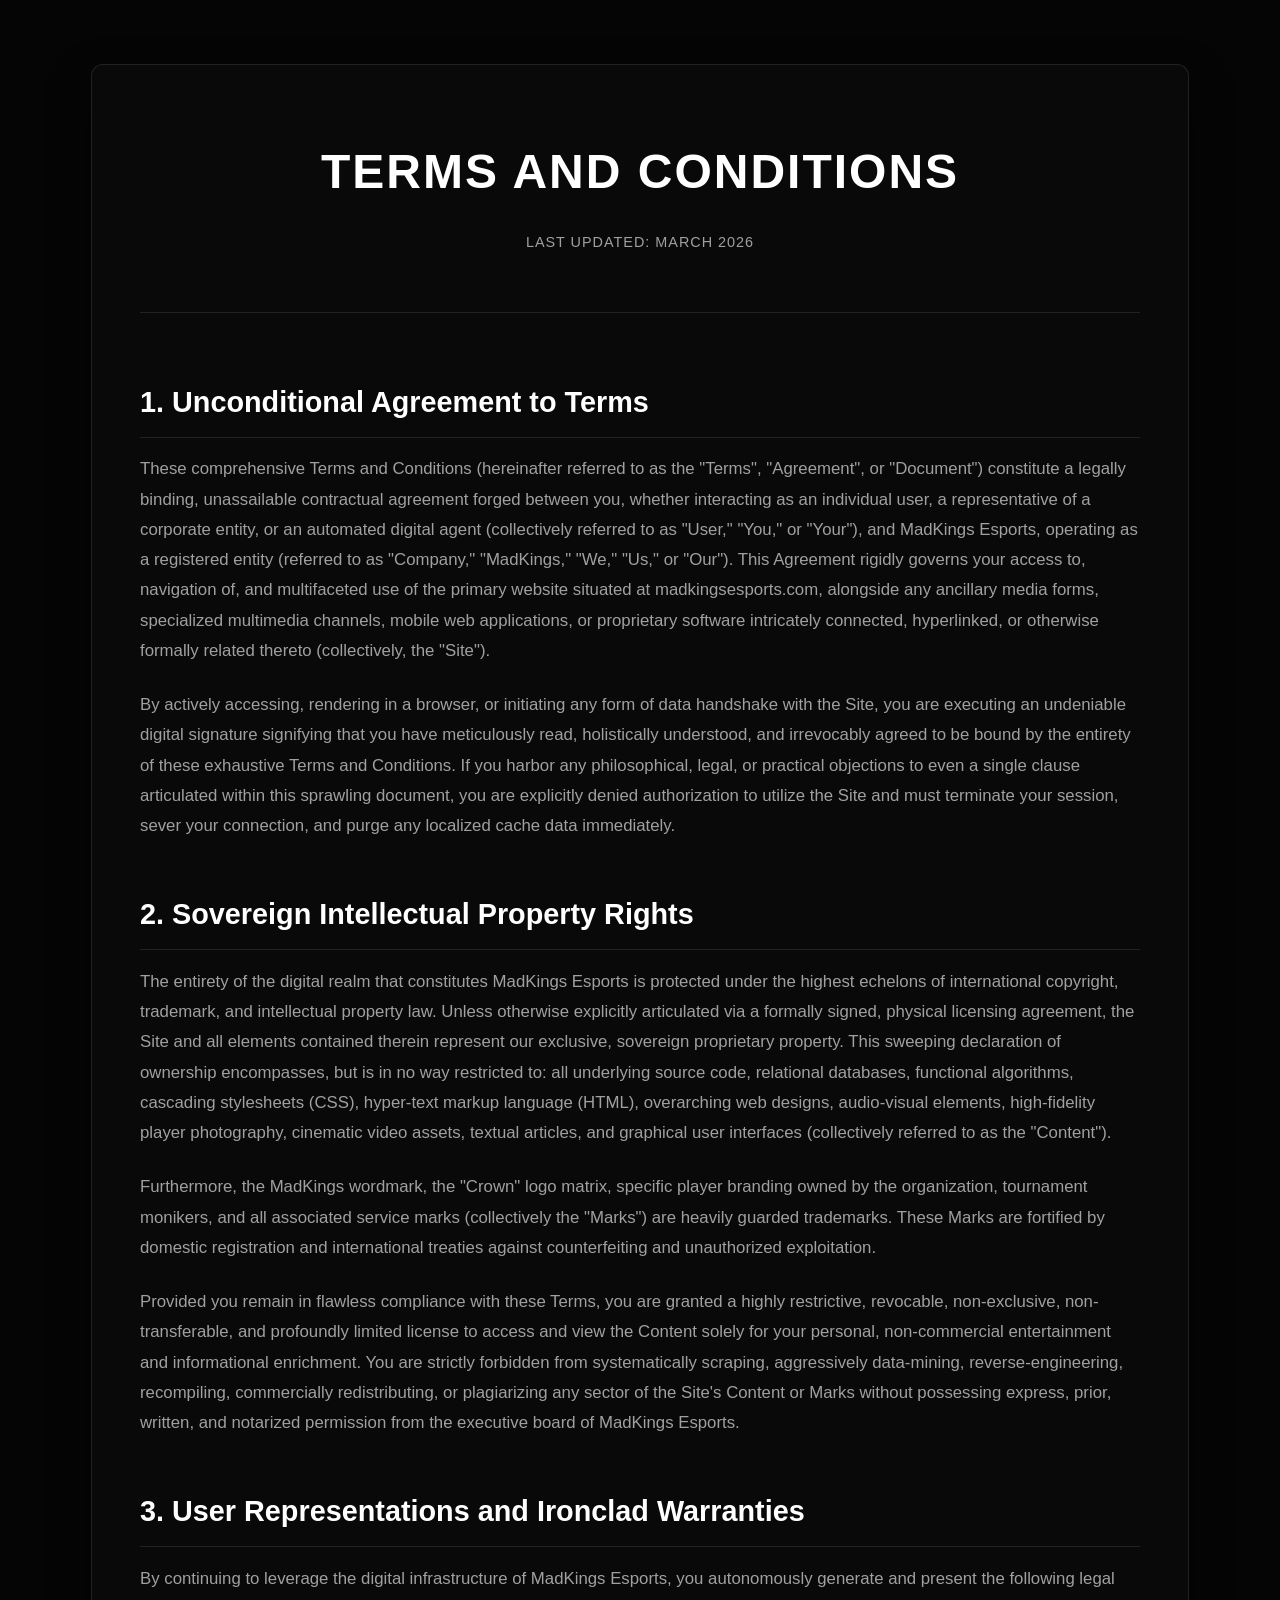
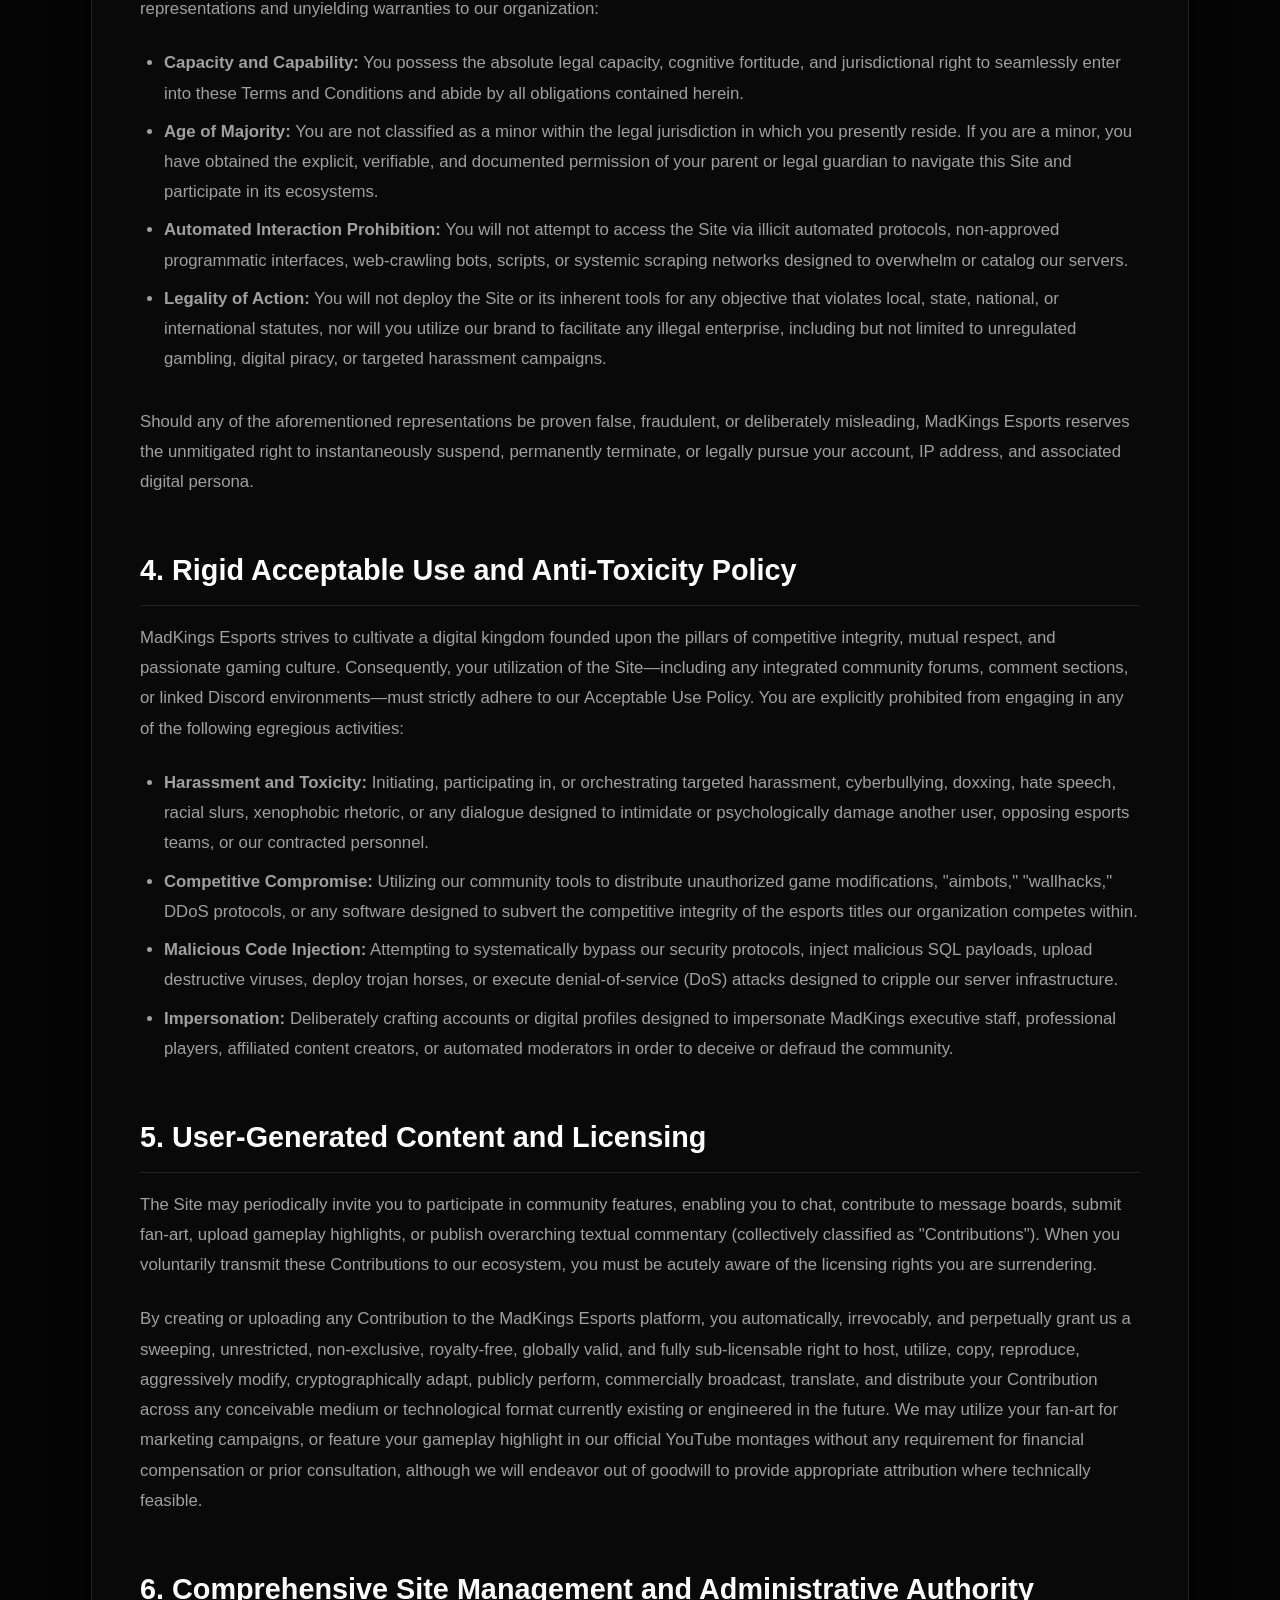
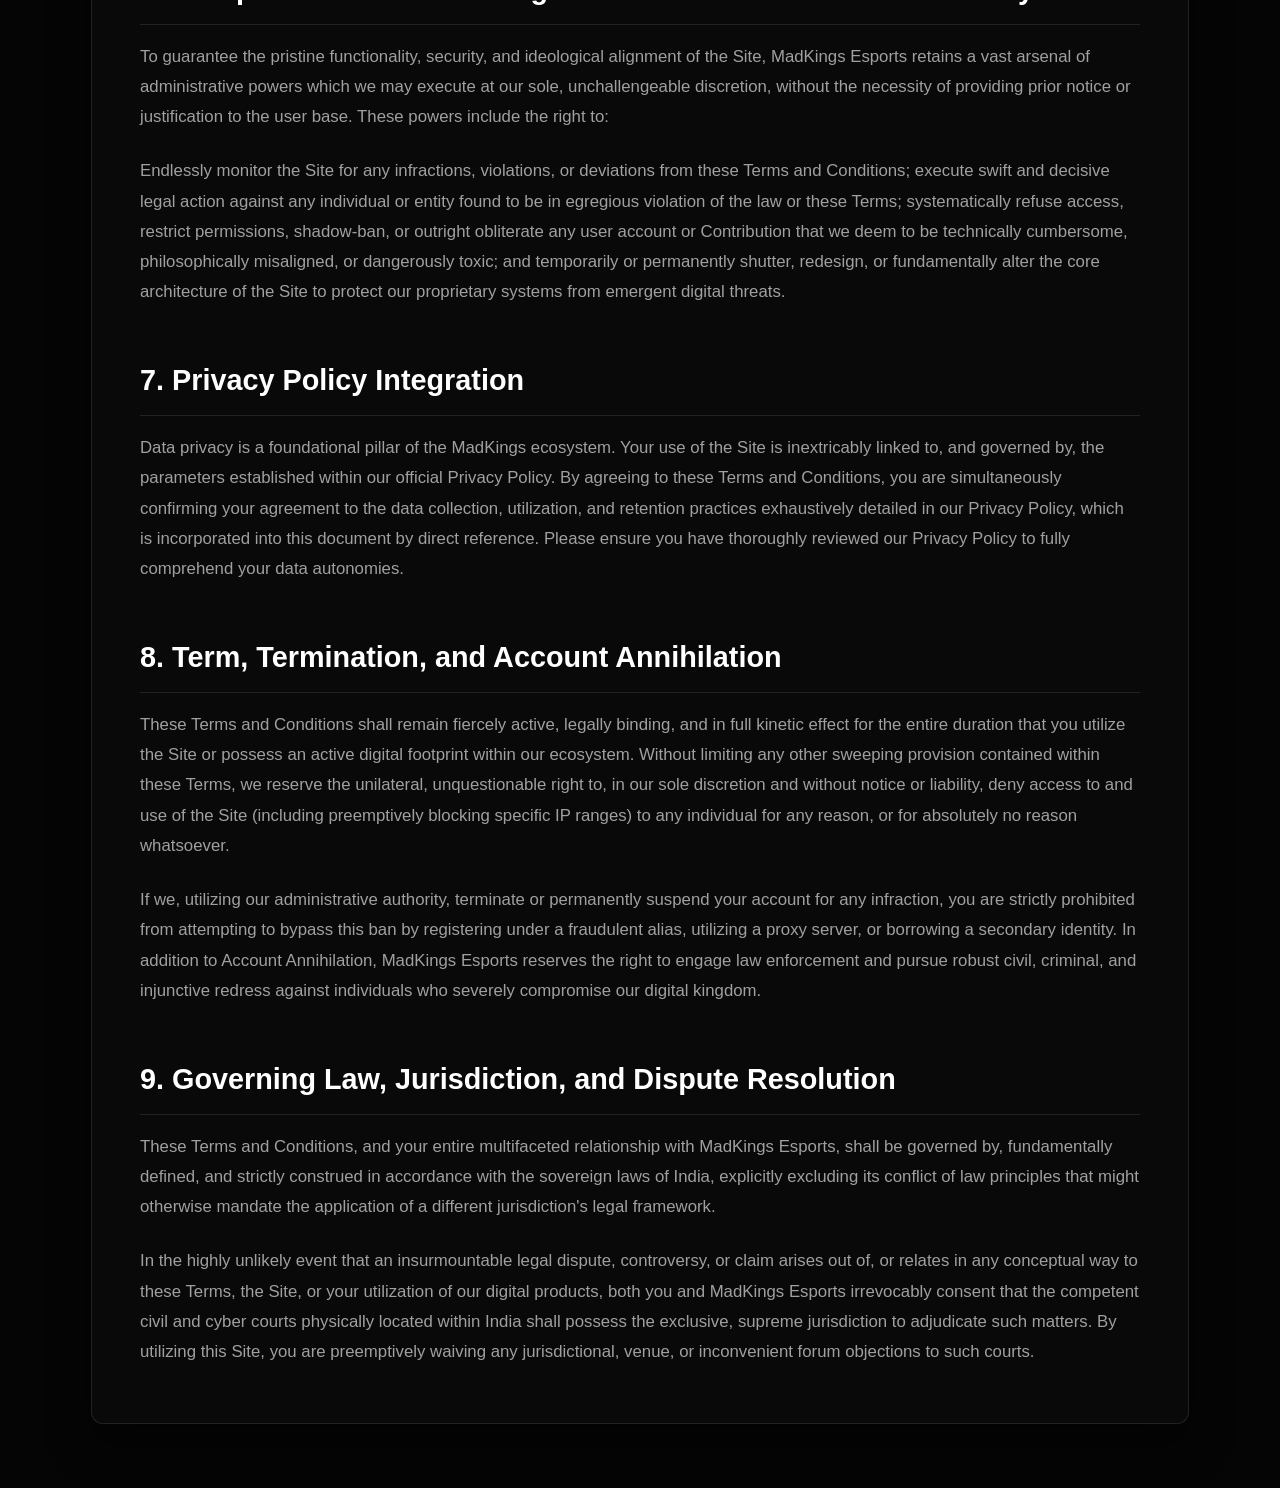
<file: termsandconditions.html>
<!DOCTYPE html>
<html lang="en">
<head>
  <meta charset="UTF-8">
  <meta name="viewport" content="width=device-width, initial-scale=1.0">
  <title>Terms and Conditions - MadKings Esports</title>
  <meta name="description" content="Official Terms and Conditions governing the use of the MadKings Esports website, merchandise store, and community platforms.">
  <style>
    :root {
      --bg-color: #050505;
      --text-main: #e0e0e0;
      --text-muted: #a0a0a0;
      --accent: #ffffff;
      --border: rgba(255, 255, 255, 0.1);
    }
    body {
      font-family: 'Inter', -apple-system, BlinkMacSystemFont, "Segoe UI", Roboto, Helvetica, Arial, sans-serif;
      background-color: var(--bg-color);
      color: var(--text-main);
      line-height: 1.8;
      margin: 0;
      padding: 0;
    }
    .legal-container {
      max-width: 1000px;
      margin: 4rem auto;
      padding: 2rem 3rem;
      background: rgba(255, 255, 255, 0.02);
      border: 1px solid var(--border);
      border-radius: 12px;
      box-shadow: 0 20px 40px rgba(0,0,0,0.5);
    }
    .legal-header {
      text-align: center;
      margin-bottom: 4rem;
      border-bottom: 1px solid var(--border);
      padding-bottom: 2rem;
    }
    h1 {
      font-size: 3rem;
      text-transform: uppercase;
      letter-spacing: 2px;
      color: var(--accent);
      margin-bottom: 0.5rem;
    }
    h2 {
      font-size: 1.8rem;
      margin-top: 3rem;
      margin-bottom: 1rem;
      color: var(--accent);
      border-bottom: 1px solid var(--border);
      padding-bottom: 0.5rem;
    }
    h3 {
      font-size: 1.3rem;
      margin-top: 2rem;
      color: #cccccc;
    }
    p, li {
      font-size: 1.05rem;
      color: var(--text-muted);
      margin-bottom: 1.5rem;
    }
    ul {
      margin-bottom: 2rem;
      padding-left: 1.5rem;
    }
    li {
      margin-bottom: 0.5rem;
    }
    .last-updated {
      font-size: 0.9rem;
      color: var(--text-muted);
      text-transform: uppercase;
      letter-spacing: 1px;
    }
  </style>
</head>
<body>

  <div class="legal-container">
    <header class="legal-header">
      <h1>Terms and Conditions</h1>
      <p class="last-updated">Last Updated: March 2026</p>
    </header>

    <section>
      <h2>1. Unconditional Agreement to Terms</h2>
      <p>These comprehensive Terms and Conditions (hereinafter referred to as the "Terms", "Agreement", or "Document") constitute a legally binding, unassailable contractual agreement forged between you, whether interacting as an individual user, a representative of a corporate entity, or an automated digital agent (collectively referred to as "User," "You," or "Your"), and MadKings Esports, operating as a registered entity (referred to as "Company," "MadKings," "We," "Us," or "Our"). This Agreement rigidly governs your access to, navigation of, and multifaceted use of the primary website situated at madkingsesports.com, alongside any ancillary media forms, specialized multimedia channels, mobile web applications, or proprietary software intricately connected, hyperlinked, or otherwise formally related thereto (collectively, the "Site").</p>
      <p>By actively accessing, rendering in a browser, or initiating any form of data handshake with the Site, you are executing an undeniable digital signature signifying that you have meticulously read, holistically understood, and irrevocably agreed to be bound by the entirety of these exhaustive Terms and Conditions. If you harbor any philosophical, legal, or practical objections to even a single clause articulated within this sprawling document, you are explicitly denied authorization to utilize the Site and must terminate your session, sever your connection, and purge any localized cache data immediately.</p>
    </section>

    <section>
      <h2>2. Sovereign Intellectual Property Rights</h2>
      <p>The entirety of the digital realm that constitutes MadKings Esports is protected under the highest echelons of international copyright, trademark, and intellectual property law. Unless otherwise explicitly articulated via a formally signed, physical licensing agreement, the Site and all elements contained therein represent our exclusive, sovereign proprietary property. This sweeping declaration of ownership encompasses, but is in no way restricted to: all underlying source code, relational databases, functional algorithms, cascading stylesheets (CSS), hyper-text markup language (HTML), overarching web designs, audio-visual elements, high-fidelity player photography, cinematic video assets, textual articles, and graphical user interfaces (collectively referred to as the "Content").</p>
      <p>Furthermore, the MadKings wordmark, the "Crown" logo matrix, specific player branding owned by the organization, tournament monikers, and all associated service marks (collectively the "Marks") are heavily guarded trademarks. These Marks are fortified by domestic registration and international treaties against counterfeiting and unauthorized exploitation.</p>
      <p>Provided you remain in flawless compliance with these Terms, you are granted a highly restrictive, revocable, non-exclusive, non-transferable, and profoundly limited license to access and view the Content solely for your personal, non-commercial entertainment and informational enrichment. You are strictly forbidden from systematically scraping, aggressively data-mining, reverse-engineering, recompiling, commercially redistributing, or plagiarizing any sector of the Site's Content or Marks without possessing express, prior, written, and notarized permission from the executive board of MadKings Esports.</p>
    </section>

    <section>
      <h2>3. User Representations and Ironclad Warranties</h2>
      <p>By continuing to leverage the digital infrastructure of MadKings Esports, you autonomously generate and present the following legal representations and unyielding warranties to our organization:</p>
      <ul>
        <li><strong>Capacity and Capability:</strong> You possess the absolute legal capacity, cognitive fortitude, and jurisdictional right to seamlessly enter into these Terms and Conditions and abide by all obligations contained herein.</li>
        <li><strong>Age of Majority:</strong> You are not classified as a minor within the legal jurisdiction in which you presently reside. If you are a minor, you have obtained the explicit, verifiable, and documented permission of your parent or legal guardian to navigate this Site and participate in its ecosystems.</li>
        <li><strong>Automated Interaction Prohibition:</strong> You will not attempt to access the Site via illicit automated protocols, non-approved programmatic interfaces, web-crawling bots, scripts, or systemic scraping networks designed to overwhelm or catalog our servers.</li>
        <li><strong>Legality of Action:</strong> You will not deploy the Site or its inherent tools for any objective that violates local, state, national, or international statutes, nor will you utilize our brand to facilitate any illegal enterprise, including but not limited to unregulated gambling, digital piracy, or targeted harassment campaigns.</li>
      </ul>
      <p>Should any of the aforementioned representations be proven false, fraudulent, or deliberately misleading, MadKings Esports reserves the unmitigated right to instantaneously suspend, permanently terminate, or legally pursue your account, IP address, and associated digital persona.</p>
    </section>

    <section>
      <h2>4. Rigid Acceptable Use and Anti-Toxicity Policy</h2>
      <p>MadKings Esports strives to cultivate a digital kingdom founded upon the pillars of competitive integrity, mutual respect, and passionate gaming culture. Consequently, your utilization of the Site—including any integrated community forums, comment sections, or linked Discord environments—must strictly adhere to our Acceptable Use Policy. You are explicitly prohibited from engaging in any of the following egregious activities:</p>
      <ul>
        <li><strong>Harassment and Toxicity:</strong> Initiating, participating in, or orchestrating targeted harassment, cyberbullying, doxxing, hate speech, racial slurs, xenophobic rhetoric, or any dialogue designed to intimidate or psychologically damage another user, opposing esports teams, or our contracted personnel.</li>
        <li><strong>Competitive Compromise:</strong> Utilizing our community tools to distribute unauthorized game modifications, "aimbots," "wallhacks," DDoS protocols, or any software designed to subvert the competitive integrity of the esports titles our organization competes within.</li>
        <li><strong>Malicious Code Injection:</strong> Attempting to systematically bypass our security protocols, inject malicious SQL payloads, upload destructive viruses, deploy trojan horses, or execute denial-of-service (DoS) attacks designed to cripple our server infrastructure.</li>
        <li><strong>Impersonation:</strong> Deliberately crafting accounts or digital profiles designed to impersonate MadKings executive staff, professional players, affiliated content creators, or automated moderators in order to deceive or defraud the community.</li>
      </ul>
    </section>

    <section>
      <h2>5. User-Generated Content and Licensing</h2>
      <p>The Site may periodically invite you to participate in community features, enabling you to chat, contribute to message boards, submit fan-art, upload gameplay highlights, or publish overarching textual commentary (collectively classified as "Contributions"). When you voluntarily transmit these Contributions to our ecosystem, you must be acutely aware of the licensing rights you are surrendering.</p>
      <p>By creating or uploading any Contribution to the MadKings Esports platform, you automatically, irrevocably, and perpetually grant us a sweeping, unrestricted, non-exclusive, royalty-free, globally valid, and fully sub-licensable right to host, utilize, copy, reproduce, aggressively modify, cryptographically adapt, publicly perform, commercially broadcast, translate, and distribute your Contribution across any conceivable medium or technological format currently existing or engineered in the future. We may utilize your fan-art for marketing campaigns, or feature your gameplay highlight in our official YouTube montages without any requirement for financial compensation or prior consultation, although we will endeavor out of goodwill to provide appropriate attribution where technically feasible.</p>
    </section>

    <section>
      <h2>6. Comprehensive Site Management and Administrative Authority</h2>
      <p>To guarantee the pristine functionality, security, and ideological alignment of the Site, MadKings Esports retains a vast arsenal of administrative powers which we may execute at our sole, unchallengeable discretion, without the necessity of providing prior notice or justification to the user base. These powers include the right to:</p>
      <p>Endlessly monitor the Site for any infractions, violations, or deviations from these Terms and Conditions; execute swift and decisive legal action against any individual or entity found to be in egregious violation of the law or these Terms; systematically refuse access, restrict permissions, shadow-ban, or outright obliterate any user account or Contribution that we deem to be technically cumbersome, philosophically misaligned, or dangerously toxic; and temporarily or permanently shutter, redesign, or fundamentally alter the core architecture of the Site to protect our proprietary systems from emergent digital threats.</p>
    </section>

    <section>
      <h2>7. Privacy Policy Integration</h2>
      <p>Data privacy is a foundational pillar of the MadKings ecosystem. Your use of the Site is inextricably linked to, and governed by, the parameters established within our official Privacy Policy. By agreeing to these Terms and Conditions, you are simultaneously confirming your agreement to the data collection, utilization, and retention practices exhaustively detailed in our Privacy Policy, which is incorporated into this document by direct reference. Please ensure you have thoroughly reviewed our Privacy Policy to fully comprehend your data autonomies.</p>
    </section>

    <section>
      <h2>8. Term, Termination, and Account Annihilation</h2>
      <p>These Terms and Conditions shall remain fiercely active, legally binding, and in full kinetic effect for the entire duration that you utilize the Site or possess an active digital footprint within our ecosystem. Without limiting any other sweeping provision contained within these Terms, we reserve the unilateral, unquestionable right to, in our sole discretion and without notice or liability, deny access to and use of the Site (including preemptively blocking specific IP ranges) to any individual for any reason, or for absolutely no reason whatsoever.</p>
      <p>If we, utilizing our administrative authority, terminate or permanently suspend your account for any infraction, you are strictly prohibited from attempting to bypass this ban by registering under a fraudulent alias, utilizing a proxy server, or borrowing a secondary identity. In addition to Account Annihilation, MadKings Esports reserves the right to engage law enforcement and pursue robust civil, criminal, and injunctive redress against individuals who severely compromise our digital kingdom.</p>
    </section>

    <section>
      <h2>9. Governing Law, Jurisdiction, and Dispute Resolution</h2>
      <p>These Terms and Conditions, and your entire multifaceted relationship with MadKings Esports, shall be governed by, fundamentally defined, and strictly construed in accordance with the sovereign laws of India, explicitly excluding its conflict of law principles that might otherwise mandate the application of a different jurisdiction's legal framework.</p>
      <p>In the highly unlikely event that an insurmountable legal dispute, controversy, or claim arises out of, or relates in any conceptual way to these Terms, the Site, or your utilization of our digital products, both you and MadKings Esports irrevocably consent that the competent civil and cyber courts physically located within India shall possess the exclusive, supreme jurisdiction to adjudicate such matters. By utilizing this Site, you are preemptively waiving any jurisdictional, venue, or inconvenient forum objections to such courts.</p>
    </section>

  </div>

</body>
</html>
</file>
